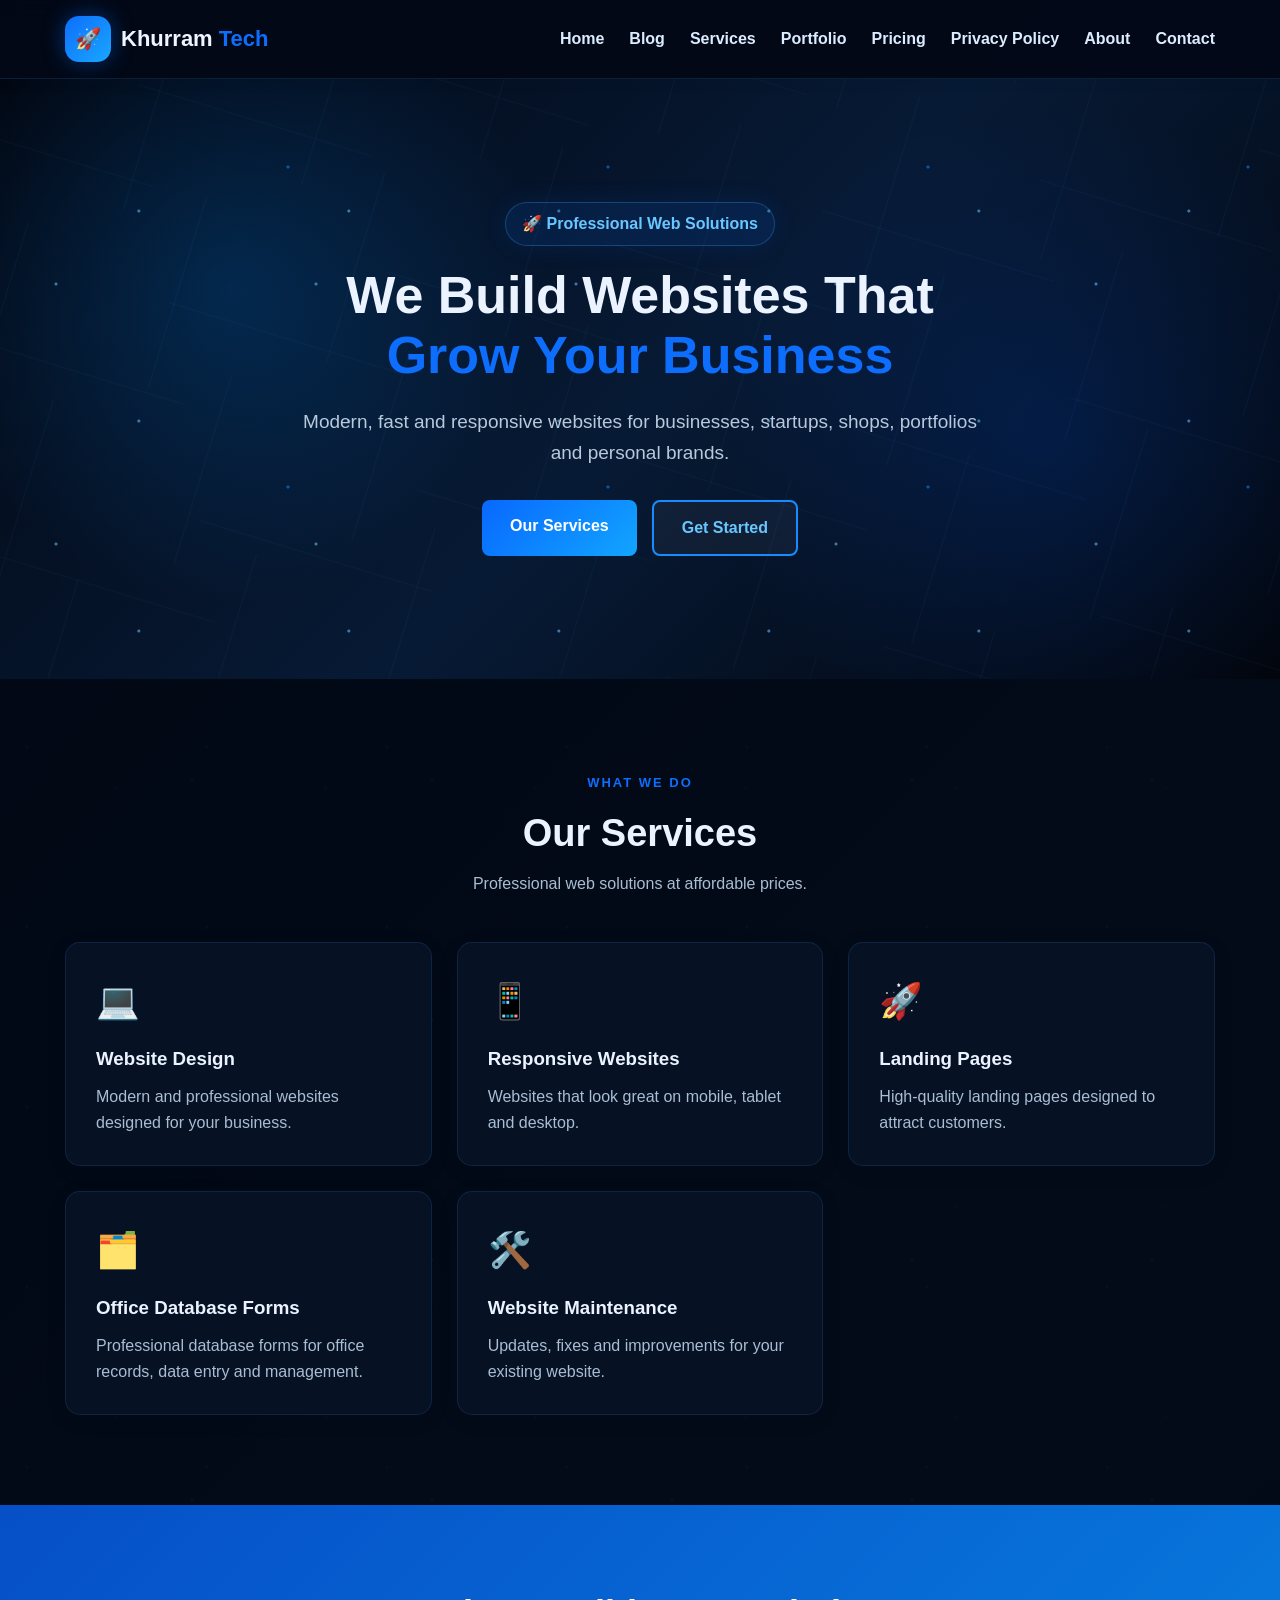
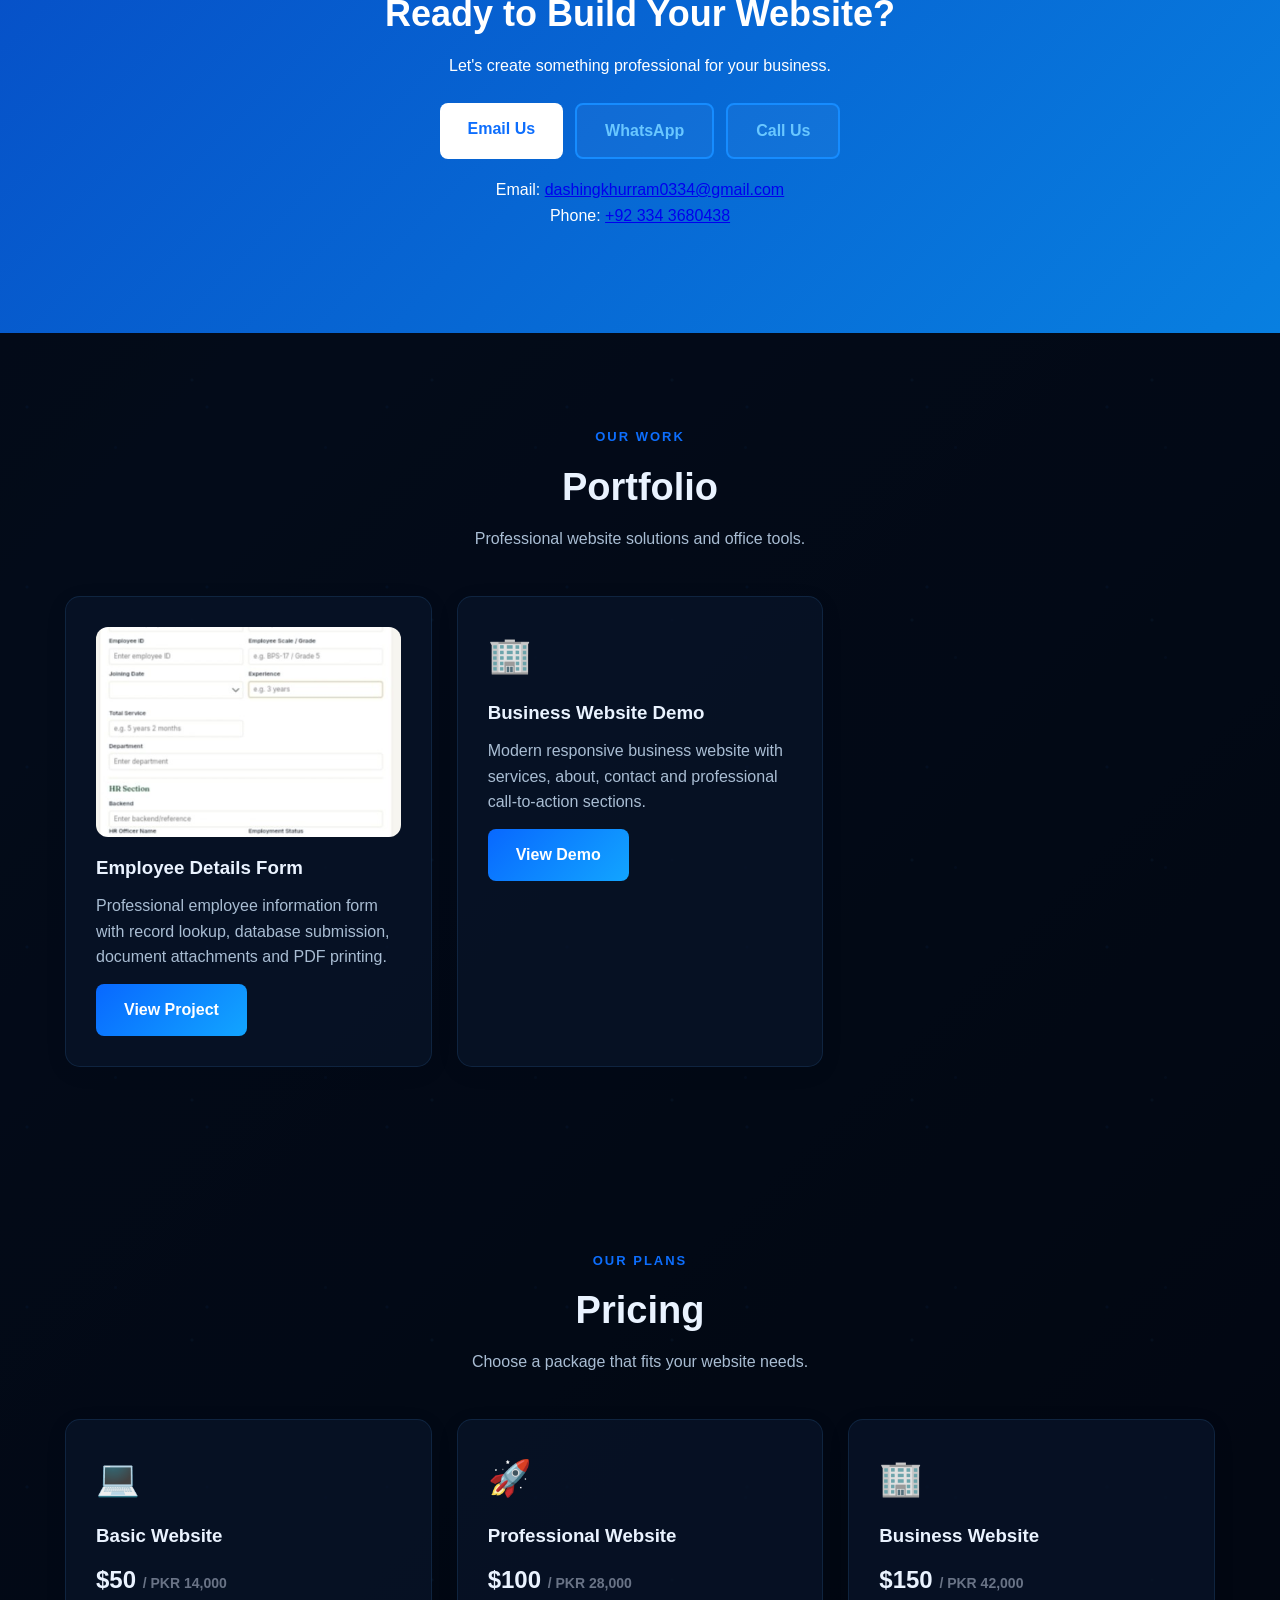
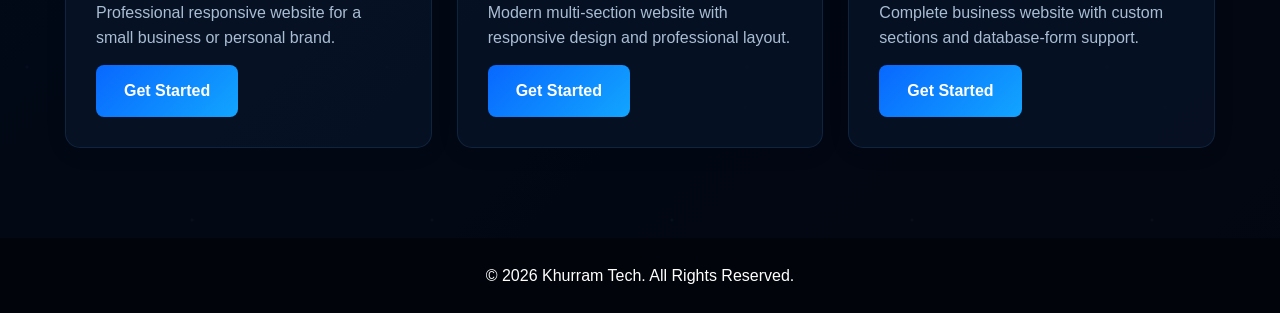
<file: index.html>
<!DOCTYPE html>
<html lang="en">
<head>
<meta charset="UTF-8">
<meta name="viewport" content="width=device-width, initial-scale=1.0">

<title>Khurram Tech | Website Design & Development</title>

<meta name="description" content="Khurram Tech provides modern, responsive and SEO-friendly website design and development services.">

<link rel="stylesheet" href="style.css">
<style>
.contact-buttons{display:flex;flex-wrap:wrap;gap:12px;justify-content:center;margin-top:20px}
@media(max-width:600px){.contact-buttons{flex-direction:column;align-items:center}.contact-buttons .btn{width:90%;text-align:center}}
.service-card small{font-size:14px;color:#697386;font-weight:600}.service-card .btn{margin-top:14px}</style>
<style>.portfolio-image{width:100%;height:210px;object-fit:cover;border-radius:12px;margin-bottom:16px;display:block}</style></head>

<body>

<header class="header">
    <div class="container nav-container">

        <a href="#home" class="brand">
            <span class="logo-icon" aria-hidden="true"><span>🚀</span></span>
            <span>Khurram <b>Tech</b></span>
        </a>

        <nav>
            <a href="#home">Home</a>
            <a href="blog.html">Blog</a>
            <a href="#services">Services</a>
            <a href="#portfolio">Portfolio</a>
            <a href="#pricing">Pricing</a>
            <a href="privacy-policy.html">Privacy Policy</a>
            <a href="about.html">About</a>
            <a href="contact.html">Contact</a>
        </nav>

    </div>
</header>

<section id="home" class="hero">
    <div class="container hero-content">

        <div class="hero-badge">🚀 Professional Web Solutions</div>

        <h1>We Build Websites That<br><span>Grow Your Business</span></h1>

        <p>
            Modern, fast and responsive websites for businesses,
            startups, shops, portfolios and personal brands.
        </p>

        <div class="hero-buttons">
            <a href="#services" class="btn primary-btn">Our Services</a>
            <a href="#contact" class="btn secondary-btn">Get Started</a>
        </div>

    </div>
</section>

<section id="services" class="section">

    <div class="container">

        <div class="section-heading">
            <span>WHAT WE DO</span>
            <h2>Our Services</h2>
            <p>Professional web solutions at affordable prices.</p>
        </div>

        <div class="services-grid">

            <div class="service-card">
                <div class="service-icon">💻</div>
                <h3>Website Design</h3>
                <p>Modern and professional websites designed for your business.</p>
            </div>

            <div class="service-card">
                <div class="service-icon">📱</div>
                <h3>Responsive Websites</h3>
                <p>Websites that look great on mobile, tablet and desktop.</p>
            </div>

            <div class="service-card">
                <div class="service-icon">🚀</div>
                <h3>Landing Pages</h3>
                <p>High-quality landing pages designed to attract customers.</p>
            </div>

            <div class="service-card">
                <div class="service-icon">🗂️</div>
                <h3>Office Database Forms</h3>
                <p>Professional database forms for office records, data entry and management.</p>
            </div>

            

            <div class="service-card">
                <div class="service-icon">🛠️</div>
                <h3>Website Maintenance</h3>
                <p>Updates, fixes and improvements for your existing website.</p>
            </div>

        </div>

    </div>

</section>

<section id="contact" class="contact-section">
    <div class="container">
        <h2>Ready to Build Your Website?</h2>
        <p>Let's create something professional for your business.</p>
        <div class="contact-buttons">
<a href="mailto:dashingkhurram0334@gmail.com" class="btn primary-btn">Email Us</a>
<a href="https://wa.me/923343680438" class="btn secondary-btn" target="_blank" rel="noopener">WhatsApp</a>
<a href="tel:+923343680438" class="btn secondary-btn">Call Us</a>
</div>
<p style="margin-top:18px;">
Email: <a href="mailto:dashingkhurram0334@gmail.com">dashingkhurram0334@gmail.com</a><br>
Phone: <a href="tel:+923343680438">+92 334 3680438</a>
</p>
    </div>
</section>


<section id="portfolio" class="section">
<div class="container">
<div class="section-heading">
<span>OUR WORK</span>
<h2>Portfolio</h2>
<p>Professional website solutions and office tools.</p>
</div>
<div class="services-grid">

<div class="service-card">
<img src="employee-form.jpg" alt="Employee Details Form" class="portfolio-image">
<h3>Employee Details Form</h3>
<p>Professional employee information form with record lookup, database submission, document attachments and PDF printing.</p>
<a href="https://khurramformcraft99.bonto.run/" class="btn primary-btn" target="_blank" rel="noopener">View Project</a>
</div>
<div class="service-card">
<div class="service-icon">🏢</div>
<h3>Business Website Demo</h3>
<p>Modern responsive business website with services, about, contact and professional call-to-action sections.</p>
<a href="business-demo.html" class="btn primary-btn">View Demo</a>
</div>
</div>
</div>
</section>

<section id="pricing" class="section">
<div class="container">
<div class="section-heading">
<span>OUR PLANS</span>
<h2>Pricing</h2>
<p>Choose a package that fits your website needs.</p>
</div>
<div class="services-grid">
<div class="service-card">
<div class="service-icon">💻</div>
<h3>Basic Website</h3>
<h2>$50 <small>/ PKR 14,000</small></h2>
<p>Professional responsive website for a small business or personal brand.</p>
<a href="contact.html"class="btn primary-btn">Get Started</a>
</div>
<div class="service-card">
<div class="service-icon">🚀</div>
<h3>Professional Website</h3>
<h2>$100 <small>/ PKR 28,000</small></h2>
<p>Modern multi-section website with responsive design and professional layout.</p>
<a href="contact.html" class="btn primary-btn">Get Started</a>
</div>
<div class="service-card">
<div class="service-icon">🏢</div>
<h3>Business Website</h3>
<h2>$150 <small>/ PKR 42,000</small></h2>
<p>Complete business website with custom sections and database-form support.</p>
<a href="contact.html" class="btn primary-btn">Get Started</a>
</div>
</div>
</div>
</section>

<footer>
    <div class="container">
        <p>© 2026 Khurram Tech. All Rights Reserved.</p>
    </div>
</footer>

</body>
</html>
</file>
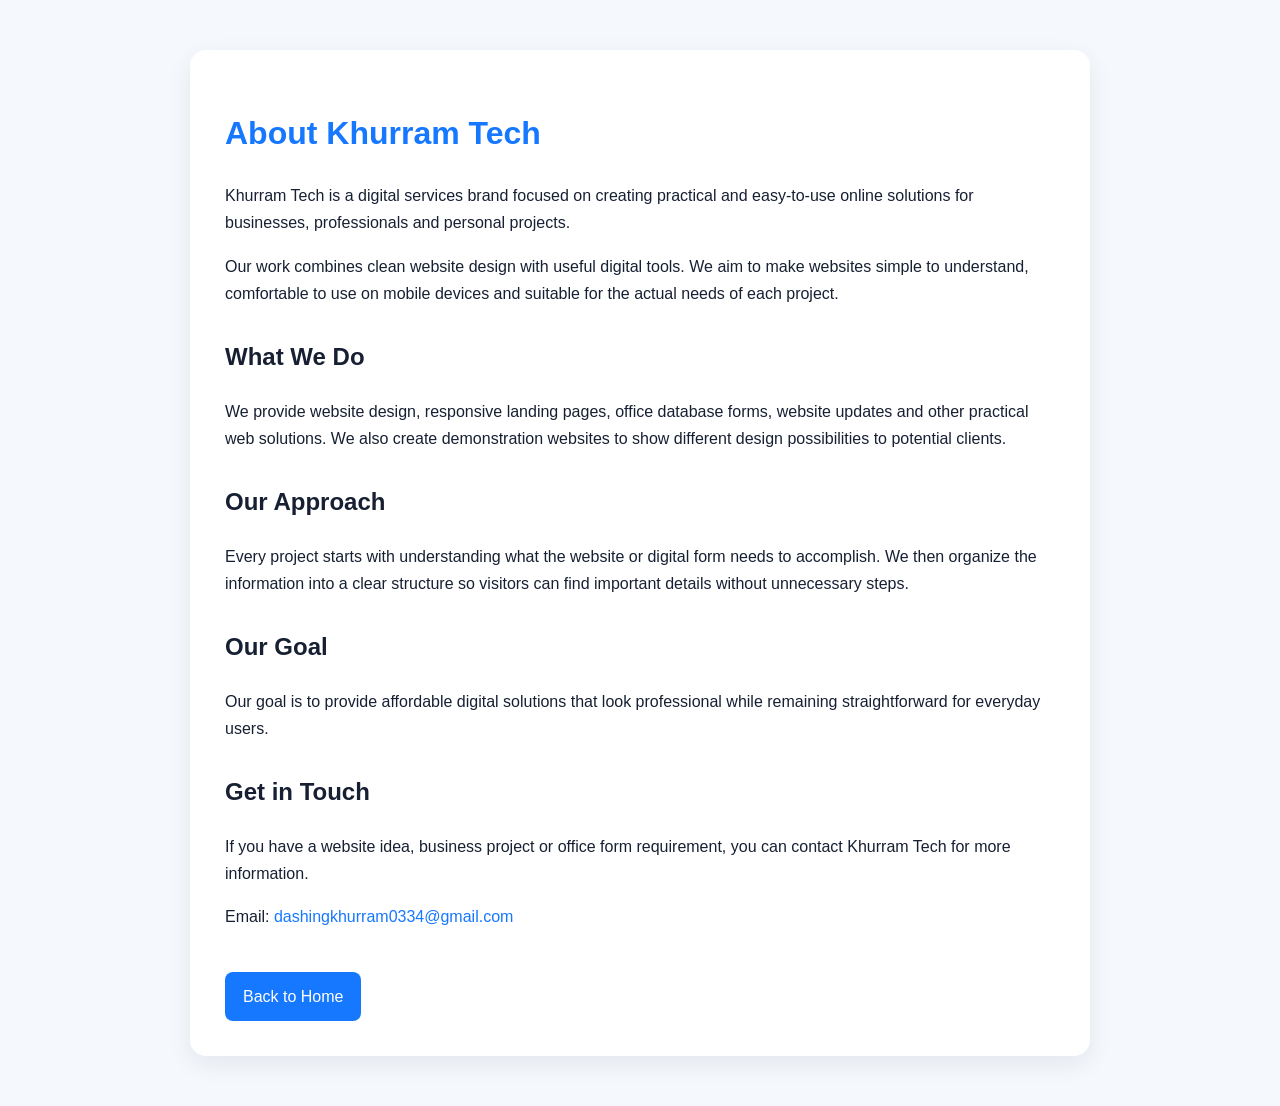
<file: about.html>
<!DOCTYPE html>
<html lang="en">
<head>
<meta charset="UTF-8">
<meta name="viewport" content="width=device-width, initial-scale=1.0">

<title>About Khurram Tech</title>

<meta name="description" content="Learn about Khurram Tech, a digital services brand providing practical website and office database solutions.">

<style>
body{
    font-family:Arial,sans-serif;
    margin:0;
    background:#f5f8fc;
    color:#172033;
    line-height:1.7;
}
.container{
    max-width:900px;
    width:92%;
    margin:50px auto;
}
.box{
    background:#fff;
    padding:35px;
    border-radius:16px;
    box-shadow:0 8px 25px rgba(20,40,80,.08);
}
h1{color:#1677ff;}
h2{margin-top:30px;}
a{color:#1677ff;text-decoration:none;}
.back{
    display:inline-block;
    margin-top:25px;
    padding:11px 18px;
    background:#1677ff;
    color:#fff;
    border-radius:8px;
}
</style>
</head>

<body>

<div class="container">
<div class="box">

<h1>About Khurram Tech</h1>

<p>
Khurram Tech is a digital services brand focused on creating practical and easy-to-use online solutions for businesses, professionals and personal projects.
</p>

<p>
Our work combines clean website design with useful digital tools. We aim to make websites simple to understand, comfortable to use on mobile devices and suitable for the actual needs of each project.
</p>

<h2>What We Do</h2>

<p>
We provide website design, responsive landing pages, office database forms, website updates and other practical web solutions. We also create demonstration websites to show different design possibilities to potential clients.
</p>

<h2>Our Approach</h2>

<p>
Every project starts with understanding what the website or digital form needs to accomplish. We then organize the information into a clear structure so visitors can find important details without unnecessary steps.
</p>

<h2>Our Goal</h2>

<p>
Our goal is to provide affordable digital solutions that look professional while remaining straightforward for everyday users.
</p>

<h2>Get in Touch</h2>

<p>
If you have a website idea, business project or office form requirement, you can contact Khurram Tech for more information.
</p>

<p>
Email:
<a href="mailto:dashingkhurram0334@gmail.com">
dashingkhurram0334@gmail.com
</a>
</p>

<a class="back" href="index.html">Back to Home</a>

</div>
</div>

</body>
</html>
</file>
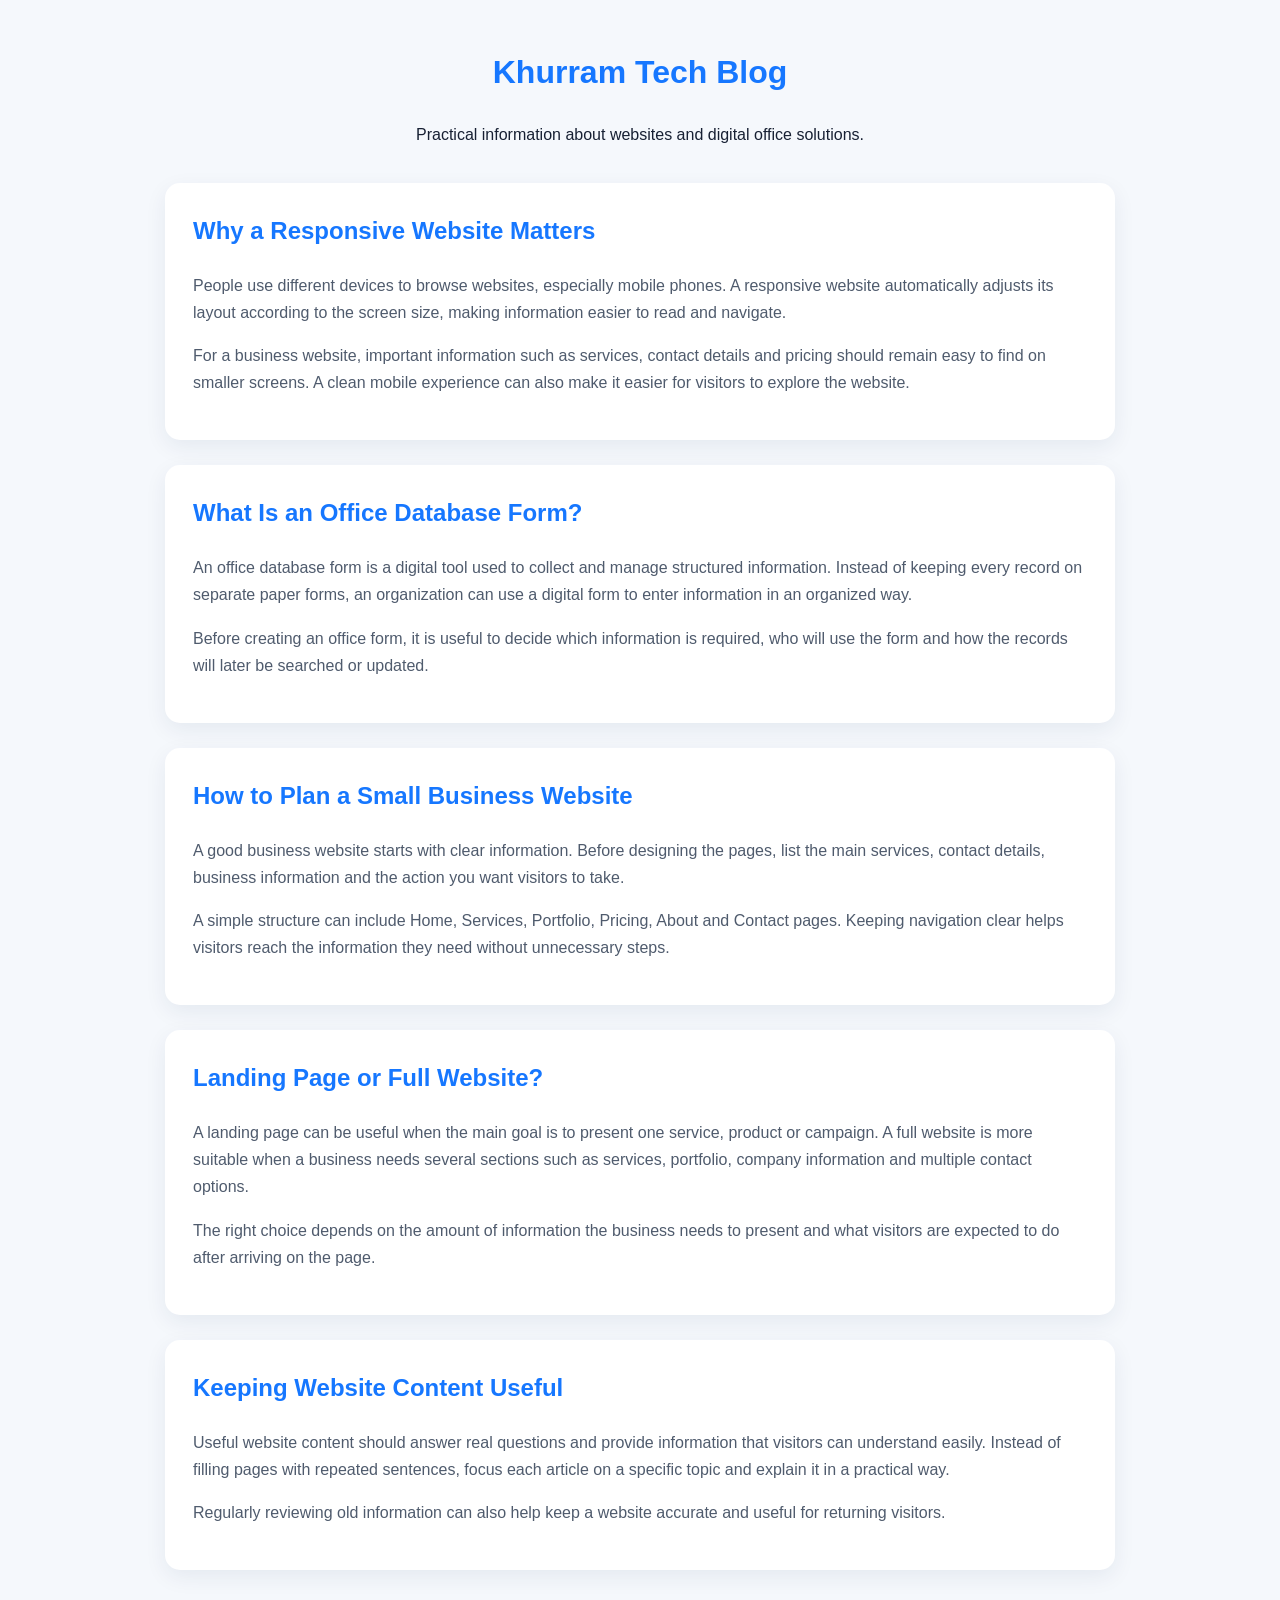
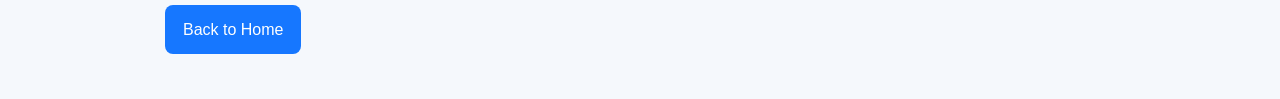
<file: blog.html>
<!DOCTYPE html>
<html lang="en">
<head>
<meta charset="UTF-8">
<meta name="viewport" content="width=device-width, initial-scale=1.0">

<title>Blog | Khurram Tech</title>

<meta name="description" content="Practical guides about websites, landing pages, office database forms and digital solutions.">

<style>
body{
    font-family:Arial,sans-serif;
    margin:0;
    background:#f5f8fc;
    color:#172033;
    line-height:1.7;
}
.container{
    max-width:950px;
    width:92%;
    margin:45px auto;
}
.header{
    text-align:center;
    margin-bottom:35px;
}
.header h1{
    color:#1677ff;
}
.article{
    background:#fff;
    padding:28px;
    margin-bottom:25px;
    border-radius:15px;
    box-shadow:0 7px 22px rgba(20,40,80,.07);
}
.article h2{
    color:#1677ff;
    margin-top:0;
}
.article p{
    color:#4f5b6d;
}
.back{
    display:inline-block;
    margin-top:10px;
    padding:11px 18px;
    background:#1677ff;
    color:#fff;
    border-radius:8px;
    text-decoration:none;
}
</style>
</head>

<body>

<div class="container">

<div class="header">
<h1>Khurram Tech Blog</h1>
<p>Practical information about websites and digital office solutions.</p>
</div>

<article class="article">
<h2>Why a Responsive Website Matters</h2>

<p>
People use different devices to browse websites, especially mobile phones. A responsive website automatically adjusts its layout according to the screen size, making information easier to read and navigate.
</p>

<p>
For a business website, important information such as services, contact details and pricing should remain easy to find on smaller screens. A clean mobile experience can also make it easier for visitors to explore the website.
</p>
</article>

<article class="article">
<h2>What Is an Office Database Form?</h2>

<p>
An office database form is a digital tool used to collect and manage structured information. Instead of keeping every record on separate paper forms, an organization can use a digital form to enter information in an organized way.
</p>

<p>
Before creating an office form, it is useful to decide which information is required, who will use the form and how the records will later be searched or updated.
</p>
</article>

<article class="article">
<h2>How to Plan a Small Business Website</h2>

<p>
A good business website starts with clear information. Before designing the pages, list the main services, contact details, business information and the action you want visitors to take.
</p>

<p>
A simple structure can include Home, Services, Portfolio, Pricing, About and Contact pages. Keeping navigation clear helps visitors reach the information they need without unnecessary steps.
</p>
</article>

<article class="article">
<h2>Landing Page or Full Website?</h2>

<p>
A landing page can be useful when the main goal is to present one service, product or campaign. A full website is more suitable when a business needs several sections such as services, portfolio, company information and multiple contact options.
</p>

<p>
The right choice depends on the amount of information the business needs to present and what visitors are expected to do after arriving on the page.
</p>
</article>

<article class="article">
<h2>Keeping Website Content Useful</h2>

<p>
Useful website content should answer real questions and provide information that visitors can understand easily. Instead of filling pages with repeated sentences, focus each article on a specific topic and explain it in a practical way.
</p>

<p>
Regularly reviewing old information can also help keep a website accurate and useful for returning visitors.
</p>
</article>

<a class="back" href="index.html">Back to Home</a>

</div>

</body>
</html>
</file>
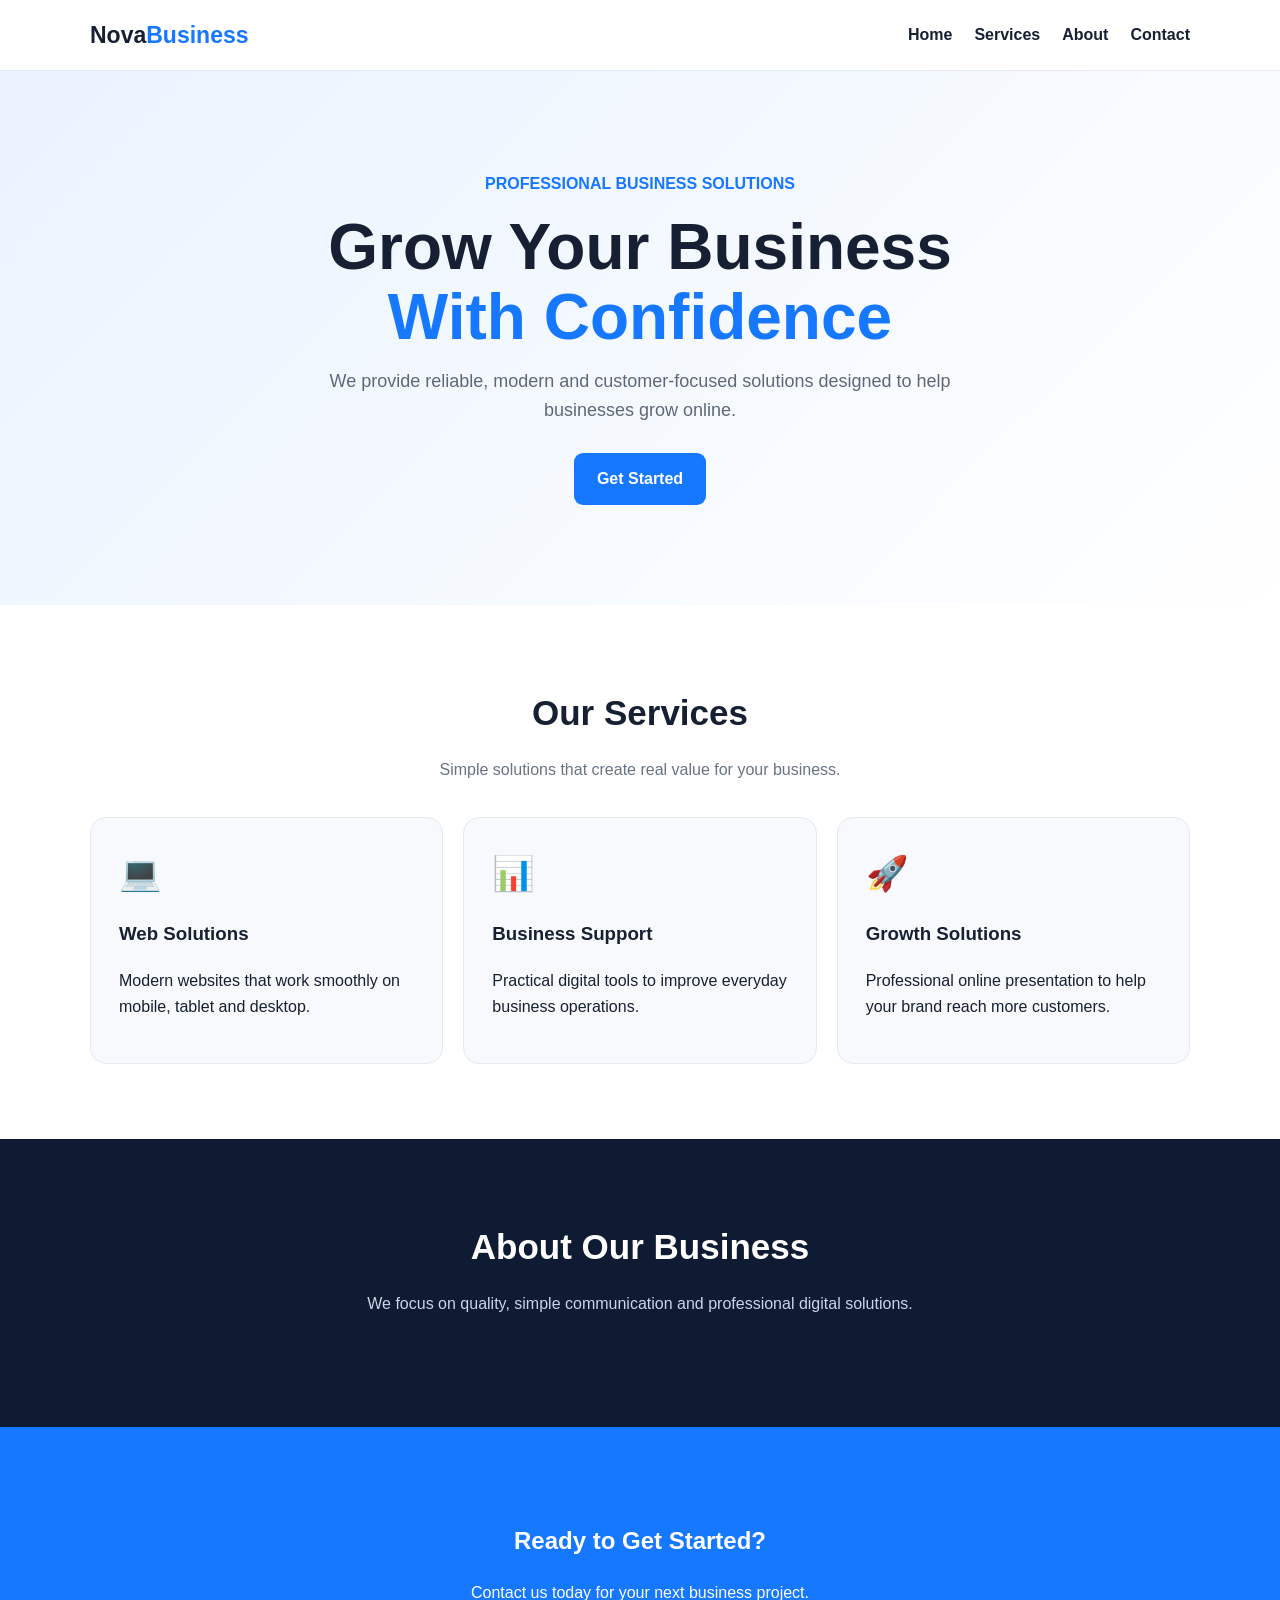
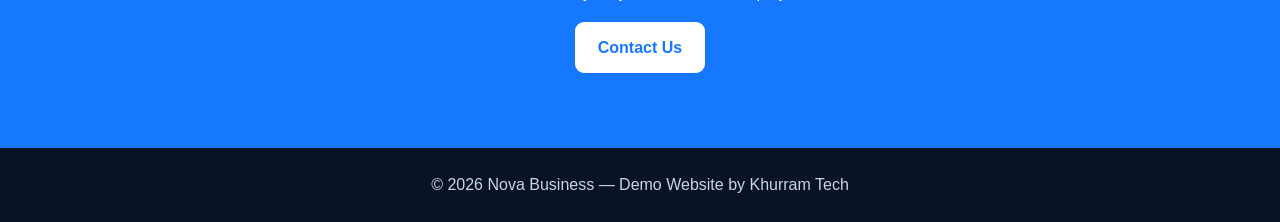
<file: business-demo.html>
<!doctype html>
<html lang="en">
<head>
<meta charset="utf-8">
<meta name="viewport" content="width=device-width,initial-scale=1">
<title>Nova Business | Demo Website</title>
<meta name="description" content="Demo business website created by Khurram Tech.">
<style>
*{box-sizing:border-box}html{scroll-behavior:smooth}body{margin:0;font-family:Arial,sans-serif;color:#172033;background:#fff;line-height:1.6}
.container{width:92%;max-width:1100px;margin:auto}.nav{min-height:70px;display:flex;align-items:center;justify-content:space-between}.header{position:sticky;top:0;background:#fff;border-bottom:1px solid #e7ebf2;z-index:5}
.logo{font-size:23px;font-weight:800}.logo span{color:#1677ff}nav{display:flex;gap:22px}nav a{color:#172033;font-weight:600;text-decoration:none}
.hero{padding:100px 0;text-align:center;background:linear-gradient(135deg,#eaf3ff,#fff)}.tag{color:#1677ff;font-weight:700}
h1{font-size:clamp(38px,6vw,64px);line-height:1.1;margin:15px 0}h1 span{color:#1677ff}.hero p{max-width:700px;margin:0 auto 28px;color:#5e6878;font-size:18px}
.btn{display:inline-block;padding:13px 23px;border-radius:9px;background:#1677ff;color:#fff;text-decoration:none;font-weight:700}
.section{padding:75px 0}.heading{text-align:center;margin-bottom:35px}.heading h2{font-size:35px;margin:5px}.heading p{color:#697386}
.grid{display:grid;grid-template-columns:repeat(3,1fr);gap:20px}.card{padding:28px;background:#f7f9fc;border:1px solid #e5eaf1;border-radius:16px}.icon{font-size:34px}
.about{background:#0e1b33;color:#fff}.about p{color:#cbd5e5}.cta{text-align:center;background:#1677ff;color:#fff}.cta .btn{background:#fff;color:#1677ff}
footer{padding:24px;text-align:center;background:#091328;color:#cbd5e5}
@media(max-width:700px){.nav{flex-direction:column;padding:14px 0}nav{gap:12px;flex-wrap:wrap;justify-content:center}.grid{grid-template-columns:1fr}.hero{padding:70px 0}}
</style>
</head>
<body>
<header class="header"><div class="container nav">
<div class="logo">Nova<span>Business</span></div>
<nav><a href="#home">Home</a><a href="#services">Services</a><a href="#about">About</a><a href="#contact">Contact</a></nav>
</div></header>

<section id="home" class="hero"><div class="container">
<div class="tag">PROFESSIONAL BUSINESS SOLUTIONS</div>
<h1>Grow Your Business<br><span>With Confidence</span></h1>
<p>We provide reliable, modern and customer-focused solutions designed to help businesses grow online.</p>
<a href="#contact" class="btn">Get Started</a>
</div></section>

<section id="services" class="section"><div class="container">
<div class="heading"><h2>Our Services</h2><p>Simple solutions that create real value for your business.</p></div>
<div class="grid">
<div class="card"><div class="icon">💻</div><h3>Web Solutions</h3><p>Modern websites that work smoothly on mobile, tablet and desktop.</p></div>
<div class="card"><div class="icon">📊</div><h3>Business Support</h3><p>Practical digital tools to improve everyday business operations.</p></div>
<div class="card"><div class="icon">🚀</div><h3>Growth Solutions</h3><p>Professional online presentation to help your brand reach more customers.</p></div>
</div></div></section>

<section id="about" class="section about"><div class="container">
<div class="heading"><h2>About Our Business</h2><p>We focus on quality, simple communication and professional digital solutions.</p></div>
</div></section>

<section id="contact" class="section cta"><div class="container">
<h2>Ready to Get Started?</h2><p>Contact us today for your next business project.</p>
<a class="btn" href="mailto:dashingkhurram0334@gmail.com">Contact Us</a>
</div></section>

<footer>© 2026 Nova Business — Demo Website by Khurram Tech</footer>
</body>
</html>
</file>
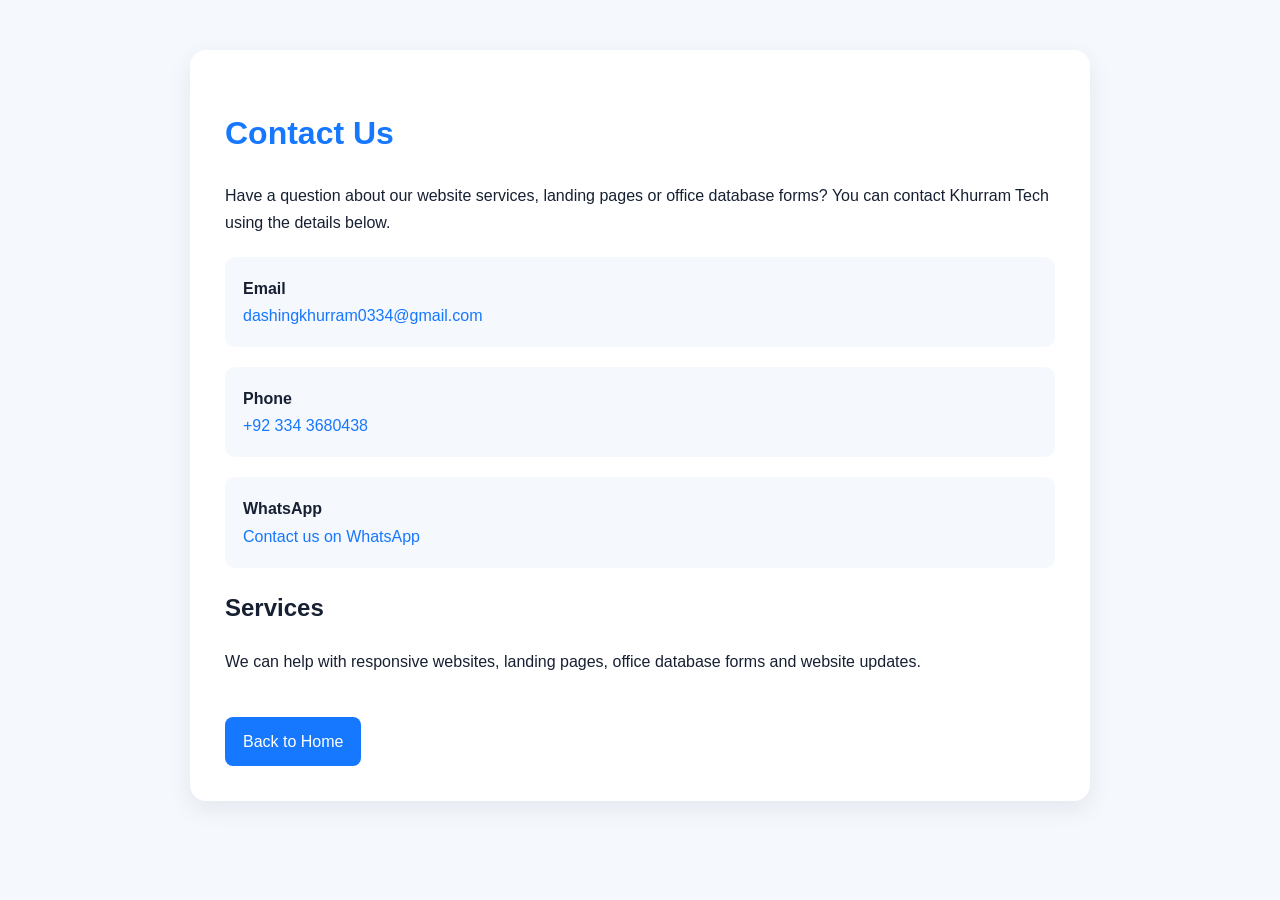
<file: contact.html>
<!DOCTYPE html>
<html lang="en">
<head>
<meta charset="UTF-8">
<meta name="viewport" content="width=device-width, initial-scale=1.0">

<title>Contact Us | Khurram Tech</title>

<meta name="description" content="Contact Khurram Tech for website design, landing pages and office database form solutions.">

<style>
body{
    font-family:Arial,sans-serif;
    margin:0;
    background:#f5f8fc;
    color:#172033;
    line-height:1.7;
}
.container{
    max-width:900px;
    width:92%;
    margin:50px auto;
}
.box{
    background:#fff;
    padding:35px;
    border-radius:16px;
    box-shadow:0 8px 25px rgba(20,40,80,.08);
}
h1{color:#1677ff;}
.contact-item{
    margin:20px 0;
    padding:18px;
    background:#f5f8fc;
    border-radius:10px;
}
a{
    color:#1677ff;
    text-decoration:none;
}
.back{
    display:inline-block;
    margin-top:25px;
    padding:11px 18px;
    background:#1677ff;
    color:#fff;
    border-radius:8px;
}
</style>
</head>

<body>

<div class="container">
<div class="box">

<h1>Contact Us</h1>

<p>
Have a question about our website services, landing pages or office database forms? You can contact Khurram Tech using the details below.
</p>

<div class="contact-item">
<strong>Email</strong><br>
<a href="mailto:dashingkhurram0334@gmail.com">
dashingkhurram0334@gmail.com
</a>
</div>

<div class="contact-item">
<strong>Phone</strong><br>
<a href="tel:+923343680438">
+92 334 3680438
</a>
</div>

<div class="contact-item">
<strong>WhatsApp</strong><br>
<a href="https://wa.me/923343680438">
Contact us on WhatsApp
</a>
</div>

<h2>Services</h2>

<p>
We can help with responsive websites, landing pages, office database forms and website updates.
</p>

<a class="back" href="index.html">Back to Home</a>

</div>
</div>

</body>
</html>
</file>
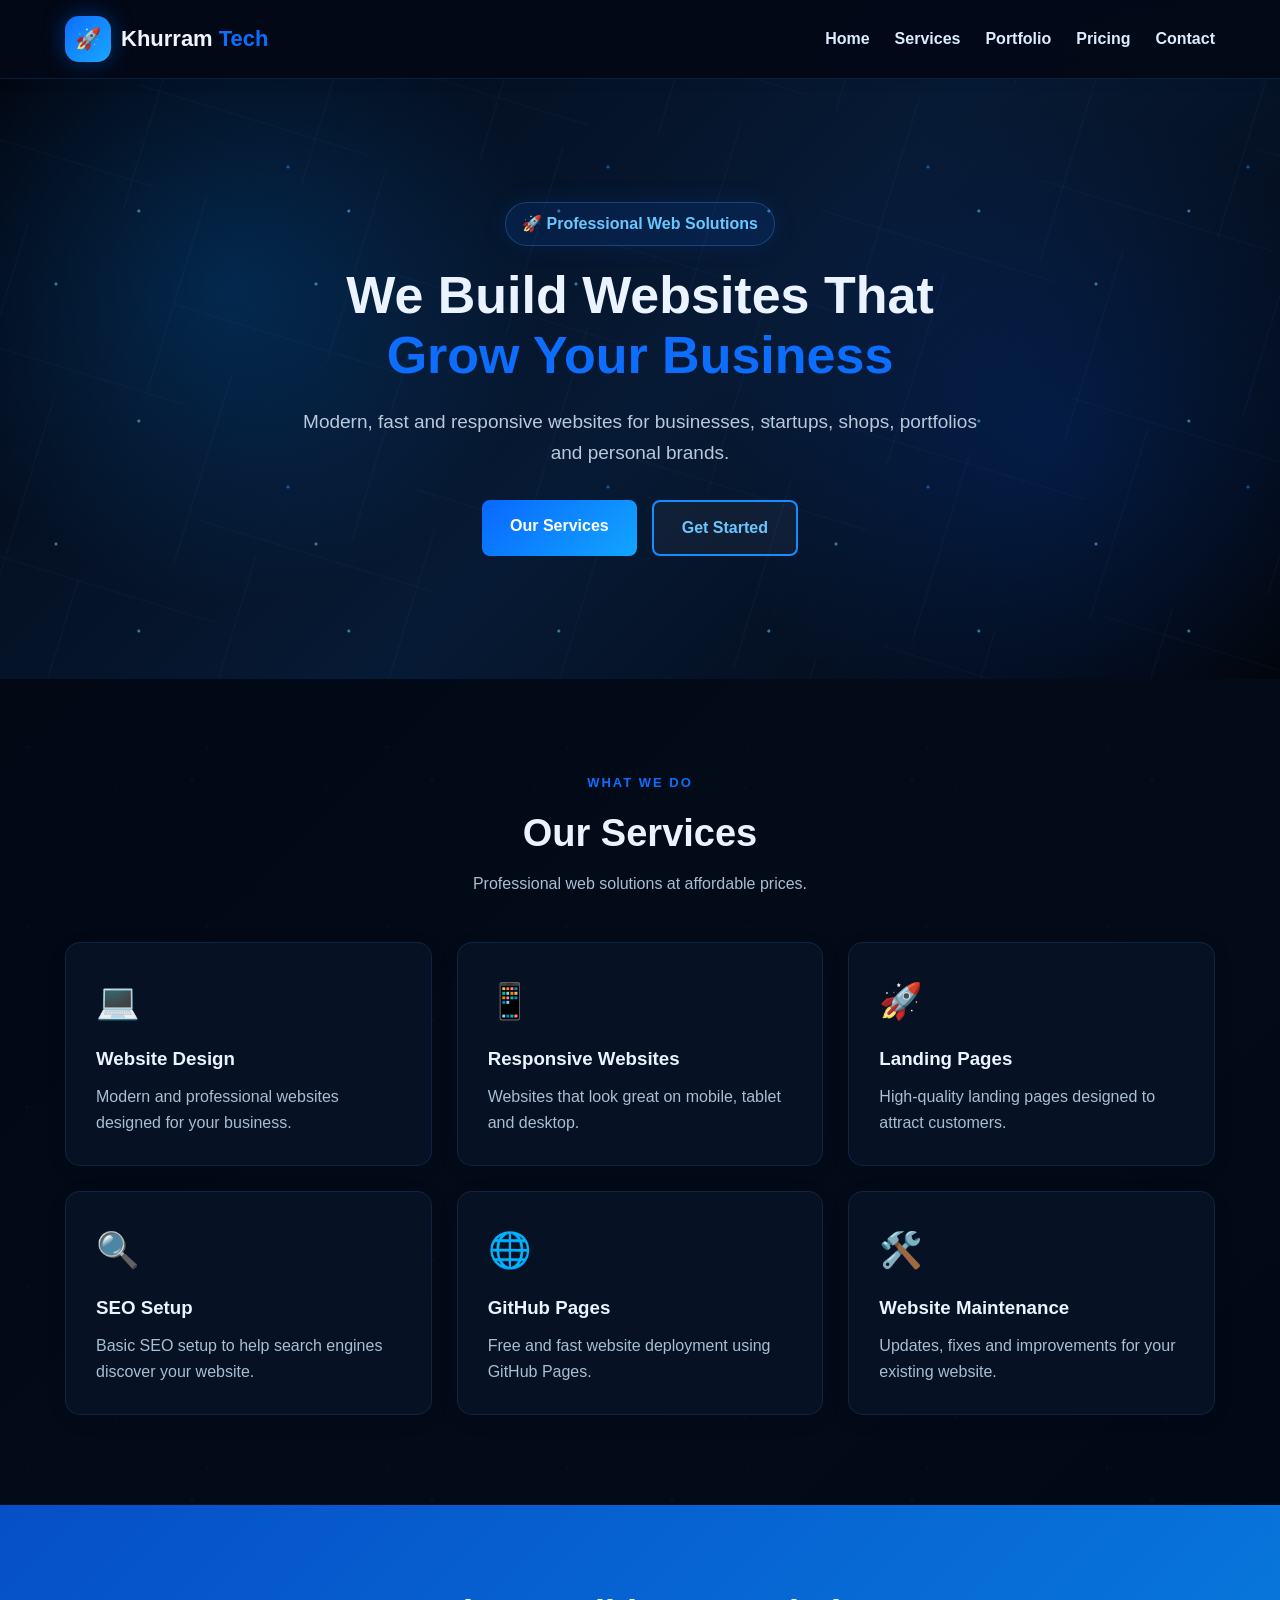
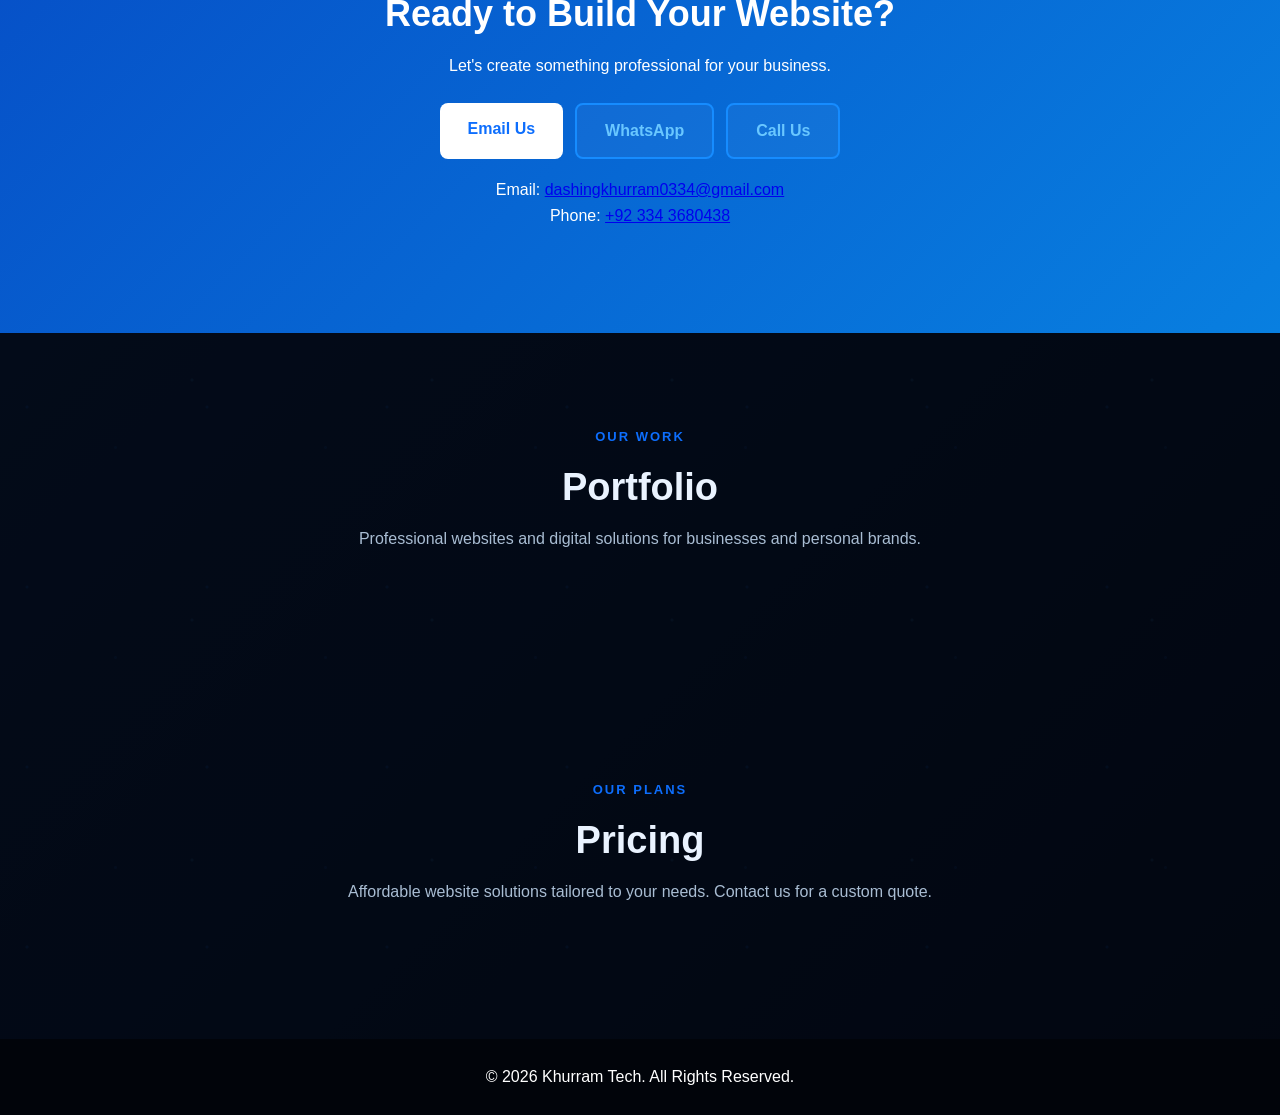
<file: index-2.html>
<!DOCTYPE html>
<html lang="en">
<head>
<meta charset="UTF-8">
<meta name="viewport" content="width=device-width, initial-scale=1.0">

<title>Khurram Tech | Website Design & Development</title>

<meta name="description" content="Khurram Tech provides modern, responsive and SEO-friendly website design and development services.">

<link rel="stylesheet" href="style.css">
<style>
.contact-buttons{display:flex;flex-wrap:wrap;gap:12px;justify-content:center;margin-top:20px}
@media(max-width:600px){.contact-buttons{flex-direction:column;align-items:center}.contact-buttons .btn{width:90%;text-align:center}}
</style>
</head>

<body>

<header class="header">
    <div class="container nav-container">

        <a href="#home" class="brand">
            <span class="logo-icon" aria-hidden="true"><span>🚀</span></span>
            <span>Khurram <b>Tech</b></span>
        </a>

        <nav>
            <a href="#home">Home</a>
            <a href="#services">Services</a>
            <a href="#portfolio">Portfolio</a>
            <a href="#pricing">Pricing</a>
            <a href="#contact">Contact</a>
        </nav>

    </div>
</header>

<section id="home" class="hero">
    <div class="container hero-content">

        <div class="hero-badge">🚀 Professional Web Solutions</div>

        <h1>We Build Websites That<br><span>Grow Your Business</span></h1>

        <p>
            Modern, fast and responsive websites for businesses,
            startups, shops, portfolios and personal brands.
        </p>

        <div class="hero-buttons">
            <a href="#services" class="btn primary-btn">Our Services</a>
            <a href="#contact" class="btn secondary-btn">Get Started</a>
        </div>

    </div>
</section>

<section id="services" class="section">

    <div class="container">

        <div class="section-heading">
            <span>WHAT WE DO</span>
            <h2>Our Services</h2>
            <p>Professional web solutions at affordable prices.</p>
        </div>

        <div class="services-grid">

            <div class="service-card">
                <div class="service-icon">💻</div>
                <h3>Website Design</h3>
                <p>Modern and professional websites designed for your business.</p>
            </div>

            <div class="service-card">
                <div class="service-icon">📱</div>
                <h3>Responsive Websites</h3>
                <p>Websites that look great on mobile, tablet and desktop.</p>
            </div>

            <div class="service-card">
                <div class="service-icon">🚀</div>
                <h3>Landing Pages</h3>
                <p>High-quality landing pages designed to attract customers.</p>
            </div>

            <div class="service-card">
                <div class="service-icon">🔍</div>
                <h3>SEO Setup</h3>
                <p>Basic SEO setup to help search engines discover your website.</p>
            </div>

            <div class="service-card">
                <div class="service-icon">🌐</div>
                <h3>GitHub Pages</h3>
                <p>Free and fast website deployment using GitHub Pages.</p>
            </div>

            <div class="service-card">
                <div class="service-icon">🛠️</div>
                <h3>Website Maintenance</h3>
                <p>Updates, fixes and improvements for your existing website.</p>
            </div>

        </div>

    </div>

</section>

<section id="contact" class="contact-section">
    <div class="container">
        <h2>Ready to Build Your Website?</h2>
        <p>Let's create something professional for your business.</p>
        <div class="contact-buttons">
<a href="mailto:dashingkhurram0334@gmail.com" class="btn primary-btn">Email Us</a>
<a href="https://wa.me/923343680438" class="btn secondary-btn" target="_blank" rel="noopener">WhatsApp</a>
<a href="tel:+923343680438" class="btn secondary-btn">Call Us</a>
</div>
<p style="margin-top:18px;">
Email: <a href="mailto:dashingkhurram0334@gmail.com">dashingkhurram0334@gmail.com</a><br>
Phone: <a href="tel:+923343680438">+92 334 3680438</a>
</p>
    </div>
</section>


<section id="portfolio" class="section">
<div class="container">
<div class="section-heading">
<span>OUR WORK</span>
<h2>Portfolio</h2>
<p>Professional websites and digital solutions for businesses and personal brands.</p>
</div>
</div>
</section>

<section id="pricing" class="section">
<div class="container">
<div class="section-heading">
<span>OUR PLANS</span>
<h2>Pricing</h2>
<p>Affordable website solutions tailored to your needs. Contact us for a custom quote.</p>
</div>
</div>
</section>

<footer>
    <div class="container">
        <p>© 2026 Khurram Tech. All Rights Reserved.</p>
    </div>
</footer>

</body>
</html>
</file>
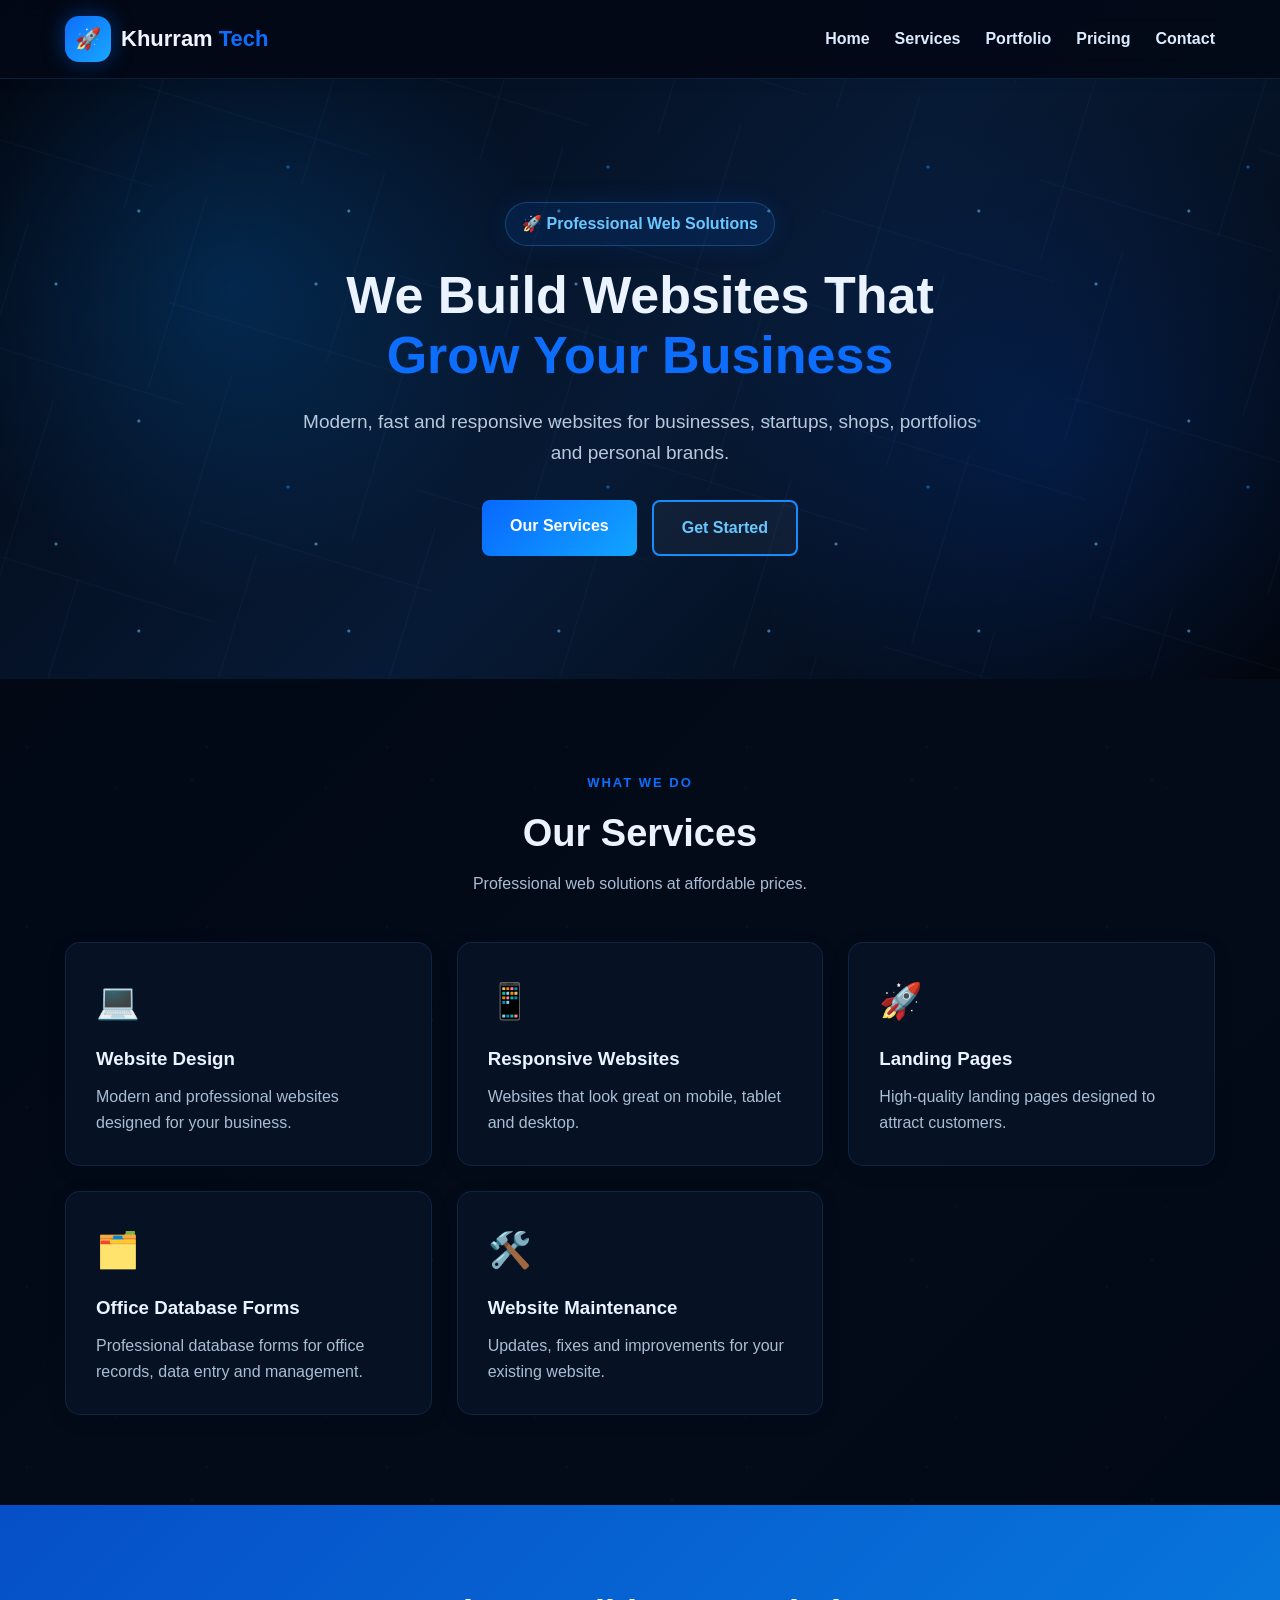
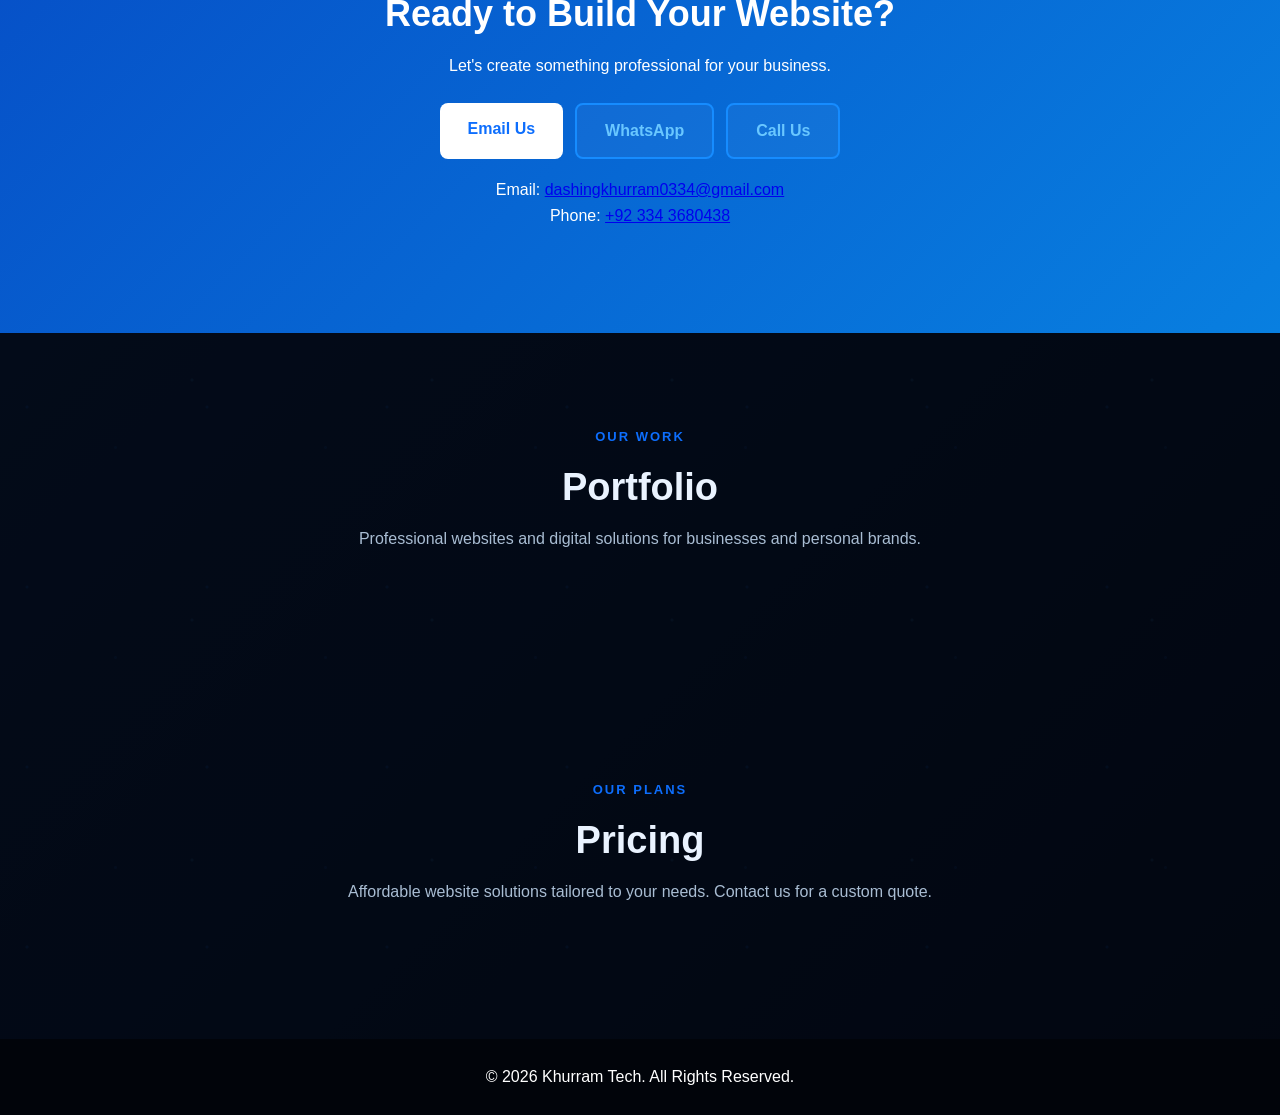
<file: index_final.html>
<!DOCTYPE html>
<html lang="en">
<head>
<meta charset="UTF-8">
<meta name="viewport" content="width=device-width, initial-scale=1.0">

<title>Khurram Tech | Website Design & Development</title>

<meta name="description" content="Khurram Tech provides modern, responsive and SEO-friendly website design and development services.">

<link rel="stylesheet" href="style.css">
<style>
.contact-buttons{display:flex;flex-wrap:wrap;gap:12px;justify-content:center;margin-top:20px}
@media(max-width:600px){.contact-buttons{flex-direction:column;align-items:center}.contact-buttons .btn{width:90%;text-align:center}}
</style>
</head>

<body>

<header class="header">
    <div class="container nav-container">

        <a href="#home" class="brand">
            <span class="logo-icon" aria-hidden="true"><span>🚀</span></span>
            <span>Khurram <b>Tech</b></span>
        </a>

        <nav>
            <a href="#home">Home</a>
            <a href="#services">Services</a>
            <a href="#portfolio">Portfolio</a>
            <a href="#pricing">Pricing</a>
            <a href="#contact">Contact</a>
        </nav>

    </div>
</header>

<section id="home" class="hero">
    <div class="container hero-content">

        <div class="hero-badge">🚀 Professional Web Solutions</div>

        <h1>We Build Websites That<br><span>Grow Your Business</span></h1>

        <p>
            Modern, fast and responsive websites for businesses,
            startups, shops, portfolios and personal brands.
        </p>

        <div class="hero-buttons">
            <a href="#services" class="btn primary-btn">Our Services</a>
            <a href="#contact" class="btn secondary-btn">Get Started</a>
        </div>

    </div>
</section>

<section id="services" class="section">

    <div class="container">

        <div class="section-heading">
            <span>WHAT WE DO</span>
            <h2>Our Services</h2>
            <p>Professional web solutions at affordable prices.</p>
        </div>

        <div class="services-grid">

            <div class="service-card">
                <div class="service-icon">💻</div>
                <h3>Website Design</h3>
                <p>Modern and professional websites designed for your business.</p>
            </div>

            <div class="service-card">
                <div class="service-icon">📱</div>
                <h3>Responsive Websites</h3>
                <p>Websites that look great on mobile, tablet and desktop.</p>
            </div>

            <div class="service-card">
                <div class="service-icon">🚀</div>
                <h3>Landing Pages</h3>
                <p>High-quality landing pages designed to attract customers.</p>
            </div>

            <div class="service-card">
                <div class="service-icon">🗂️</div>
                <h3>Office Database Forms</h3>
                <p>Professional database forms for office records, data entry and management.</p>
            </div>

            

            <div class="service-card">
                <div class="service-icon">🛠️</div>
                <h3>Website Maintenance</h3>
                <p>Updates, fixes and improvements for your existing website.</p>
            </div>

        </div>

    </div>

</section>

<section id="contact" class="contact-section">
    <div class="container">
        <h2>Ready to Build Your Website?</h2>
        <p>Let's create something professional for your business.</p>
        <div class="contact-buttons">
<a href="mailto:dashingkhurram0334@gmail.com" class="btn primary-btn">Email Us</a>
<a href="https://wa.me/923343680438" class="btn secondary-btn" target="_blank" rel="noopener">WhatsApp</a>
<a href="tel:+923343680438" class="btn secondary-btn">Call Us</a>
</div>
<p style="margin-top:18px;">
Email: <a href="mailto:dashingkhurram0334@gmail.com">dashingkhurram0334@gmail.com</a><br>
Phone: <a href="tel:+923343680438">+92 334 3680438</a>
</p>
    </div>
</section>


<section id="portfolio" class="section">
<div class="container">
<div class="section-heading">
<span>OUR WORK</span>
<h2>Portfolio</h2>
<p>Professional websites and digital solutions for businesses and personal brands.</p>
</div>
</div>
</section>

<section id="pricing" class="section">
<div class="container">
<div class="section-heading">
<span>OUR PLANS</span>
<h2>Pricing</h2>
<p>Affordable website solutions tailored to your needs. Contact us for a custom quote.</p>
</div>
</div>
</section>

<footer>
    <div class="container">
        <p>© 2026 Khurram Tech. All Rights Reserved.</p>
    </div>
</footer>

</body>
</html>
</file>
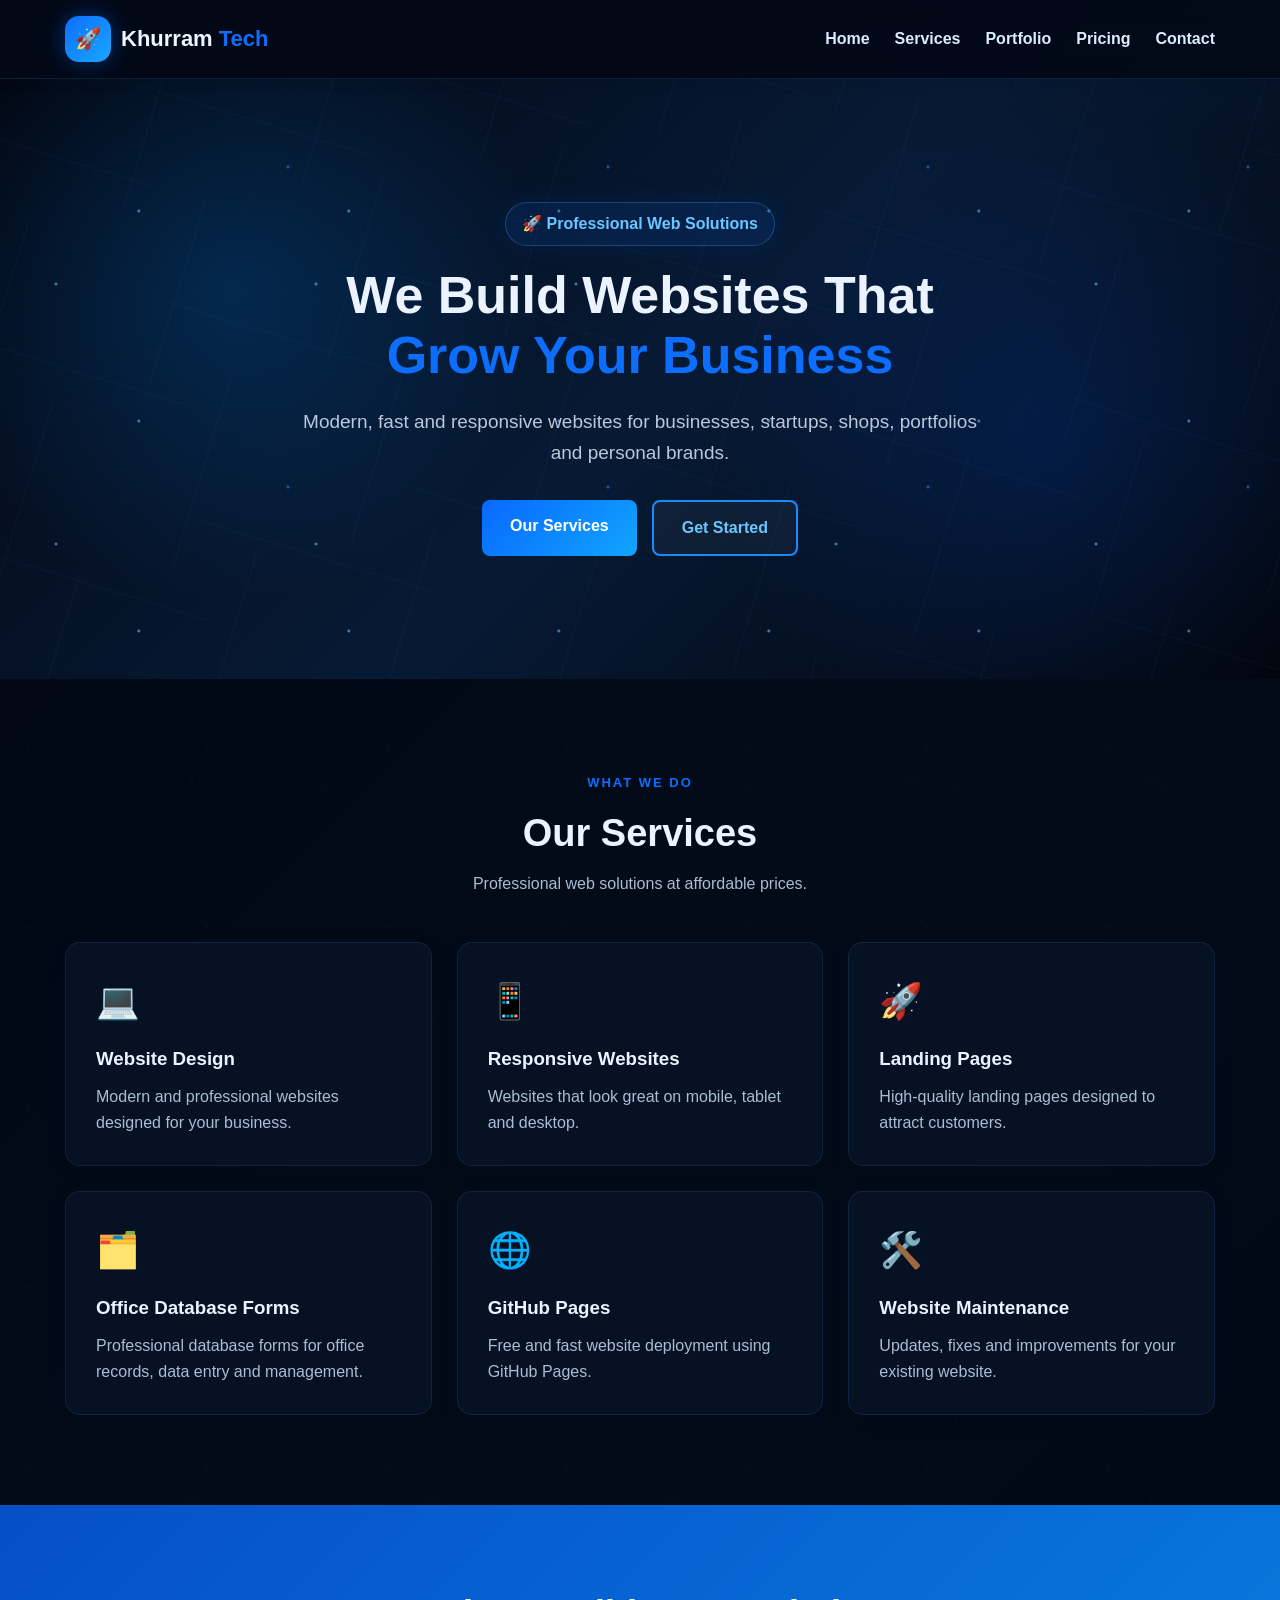
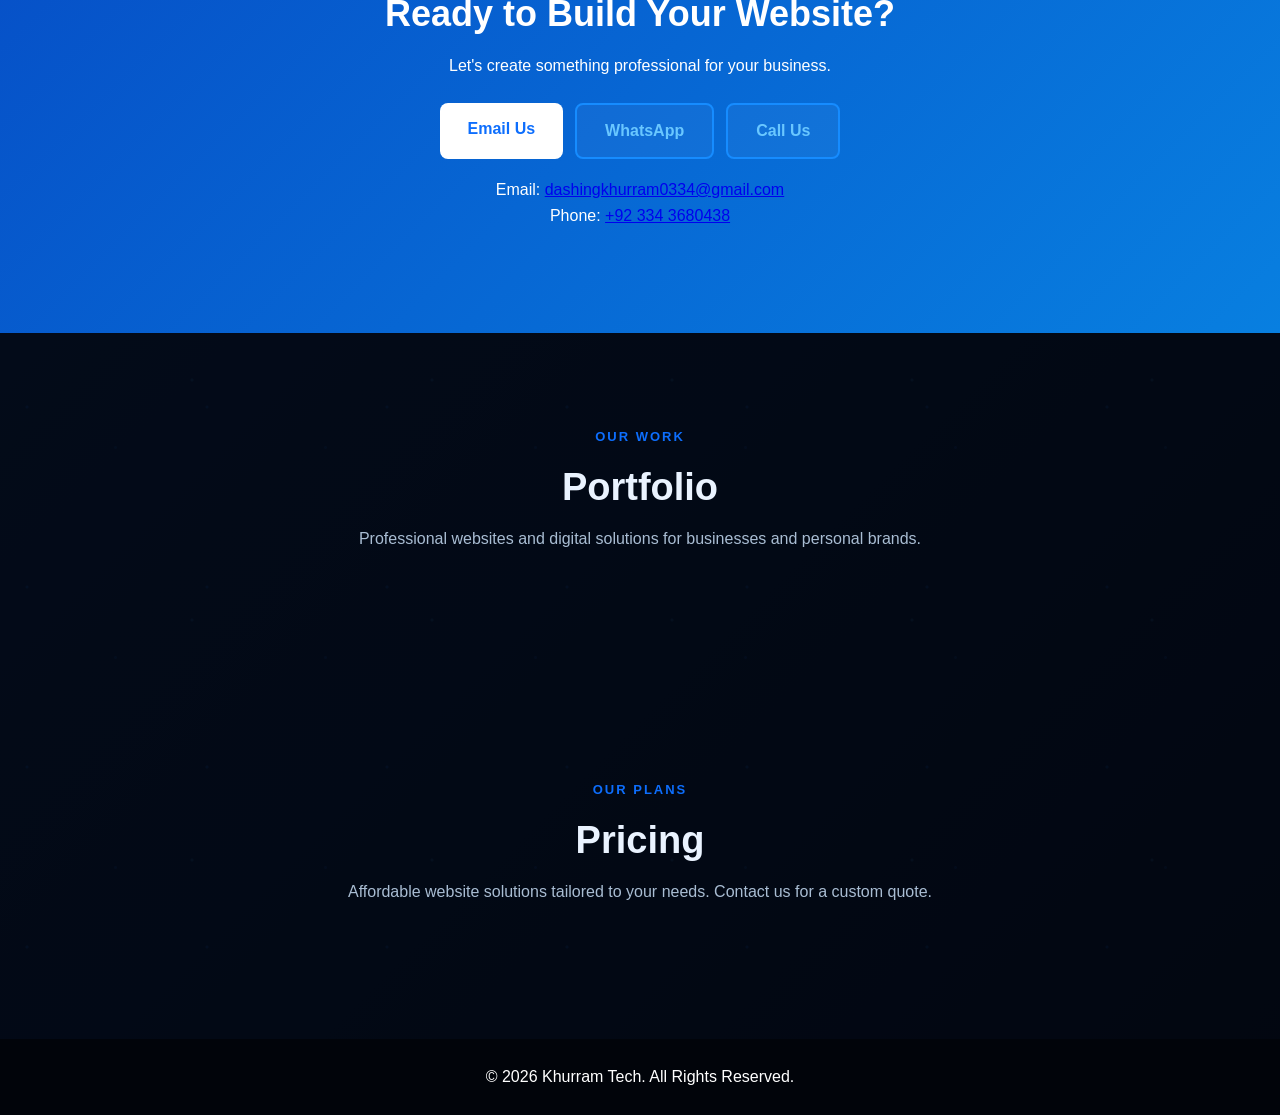
<file: index_office_database.html>
<!DOCTYPE html>
<html lang="en">
<head>
<meta charset="UTF-8">
<meta name="viewport" content="width=device-width, initial-scale=1.0">

<title>Khurram Tech | Website Design & Development</title>

<meta name="description" content="Khurram Tech provides modern, responsive and SEO-friendly website design and development services.">

<link rel="stylesheet" href="style.css">
<style>
.contact-buttons{display:flex;flex-wrap:wrap;gap:12px;justify-content:center;margin-top:20px}
@media(max-width:600px){.contact-buttons{flex-direction:column;align-items:center}.contact-buttons .btn{width:90%;text-align:center}}
</style>
</head>

<body>

<header class="header">
    <div class="container nav-container">

        <a href="#home" class="brand">
            <span class="logo-icon" aria-hidden="true"><span>🚀</span></span>
            <span>Khurram <b>Tech</b></span>
        </a>

        <nav>
            <a href="#home">Home</a>
            <a href="#services">Services</a>
            <a href="#portfolio">Portfolio</a>
            <a href="#pricing">Pricing</a>
            <a href="#contact">Contact</a>
        </nav>

    </div>
</header>

<section id="home" class="hero">
    <div class="container hero-content">

        <div class="hero-badge">🚀 Professional Web Solutions</div>

        <h1>We Build Websites That<br><span>Grow Your Business</span></h1>

        <p>
            Modern, fast and responsive websites for businesses,
            startups, shops, portfolios and personal brands.
        </p>

        <div class="hero-buttons">
            <a href="#services" class="btn primary-btn">Our Services</a>
            <a href="#contact" class="btn secondary-btn">Get Started</a>
        </div>

    </div>
</section>

<section id="services" class="section">

    <div class="container">

        <div class="section-heading">
            <span>WHAT WE DO</span>
            <h2>Our Services</h2>
            <p>Professional web solutions at affordable prices.</p>
        </div>

        <div class="services-grid">

            <div class="service-card">
                <div class="service-icon">💻</div>
                <h3>Website Design</h3>
                <p>Modern and professional websites designed for your business.</p>
            </div>

            <div class="service-card">
                <div class="service-icon">📱</div>
                <h3>Responsive Websites</h3>
                <p>Websites that look great on mobile, tablet and desktop.</p>
            </div>

            <div class="service-card">
                <div class="service-icon">🚀</div>
                <h3>Landing Pages</h3>
                <p>High-quality landing pages designed to attract customers.</p>
            </div>

            <div class="service-card">
                <div class="service-icon">🗂️</div>
                <h3>Office Database Forms</h3>
                <p>Professional database forms for office records, data entry and management.</p>
            </div>

            <div class="service-card">
                <div class="service-icon">🌐</div>
                <h3>GitHub Pages</h3>
                <p>Free and fast website deployment using GitHub Pages.</p>
            </div>

            <div class="service-card">
                <div class="service-icon">🛠️</div>
                <h3>Website Maintenance</h3>
                <p>Updates, fixes and improvements for your existing website.</p>
            </div>

        </div>

    </div>

</section>

<section id="contact" class="contact-section">
    <div class="container">
        <h2>Ready to Build Your Website?</h2>
        <p>Let's create something professional for your business.</p>
        <div class="contact-buttons">
<a href="mailto:dashingkhurram0334@gmail.com" class="btn primary-btn">Email Us</a>
<a href="https://wa.me/923343680438" class="btn secondary-btn" target="_blank" rel="noopener">WhatsApp</a>
<a href="tel:+923343680438" class="btn secondary-btn">Call Us</a>
</div>
<p style="margin-top:18px;">
Email: <a href="mailto:dashingkhurram0334@gmail.com">dashingkhurram0334@gmail.com</a><br>
Phone: <a href="tel:+923343680438">+92 334 3680438</a>
</p>
    </div>
</section>


<section id="portfolio" class="section">
<div class="container">
<div class="section-heading">
<span>OUR WORK</span>
<h2>Portfolio</h2>
<p>Professional websites and digital solutions for businesses and personal brands.</p>
</div>
</div>
</section>

<section id="pricing" class="section">
<div class="container">
<div class="section-heading">
<span>OUR PLANS</span>
<h2>Pricing</h2>
<p>Affordable website solutions tailored to your needs. Contact us for a custom quote.</p>
</div>
</div>
</section>

<footer>
    <div class="container">
        <p>© 2026 Khurram Tech. All Rights Reserved.</p>
    </div>
</footer>

</body>
</html>
</file>
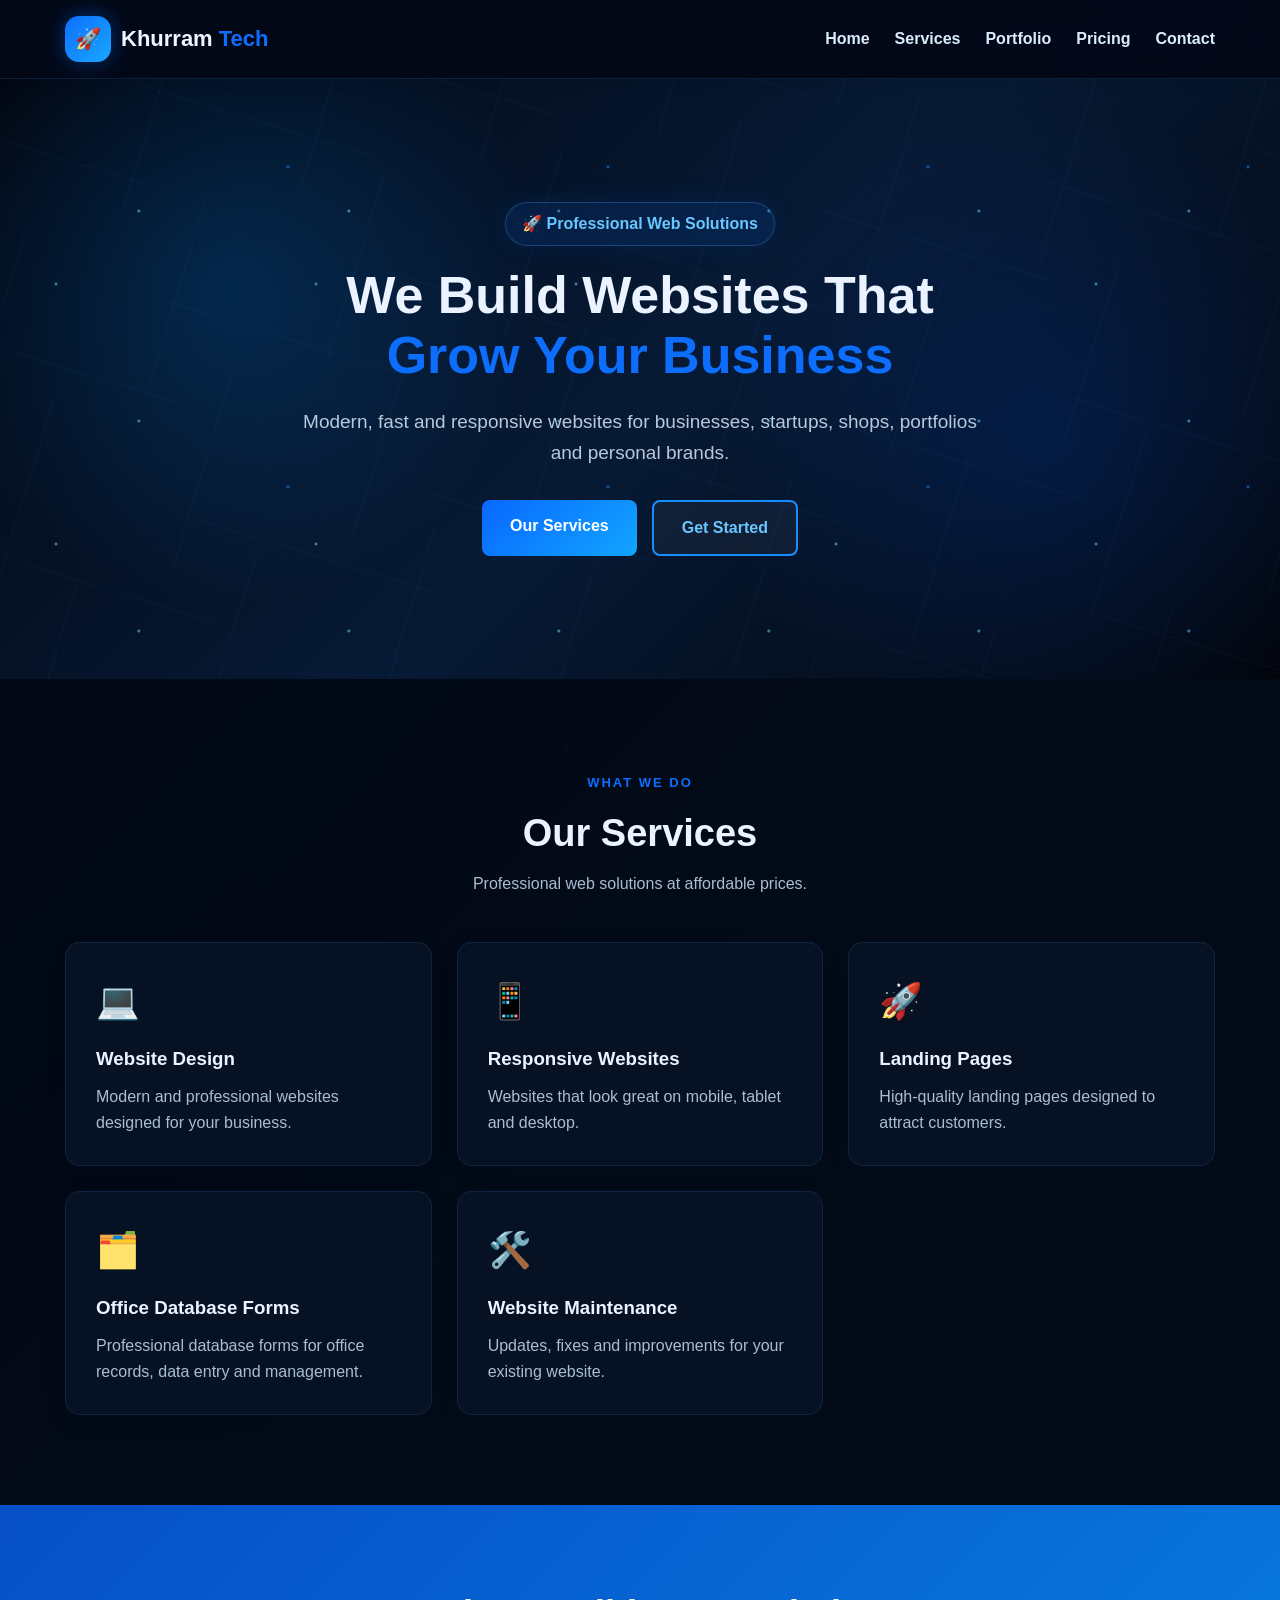
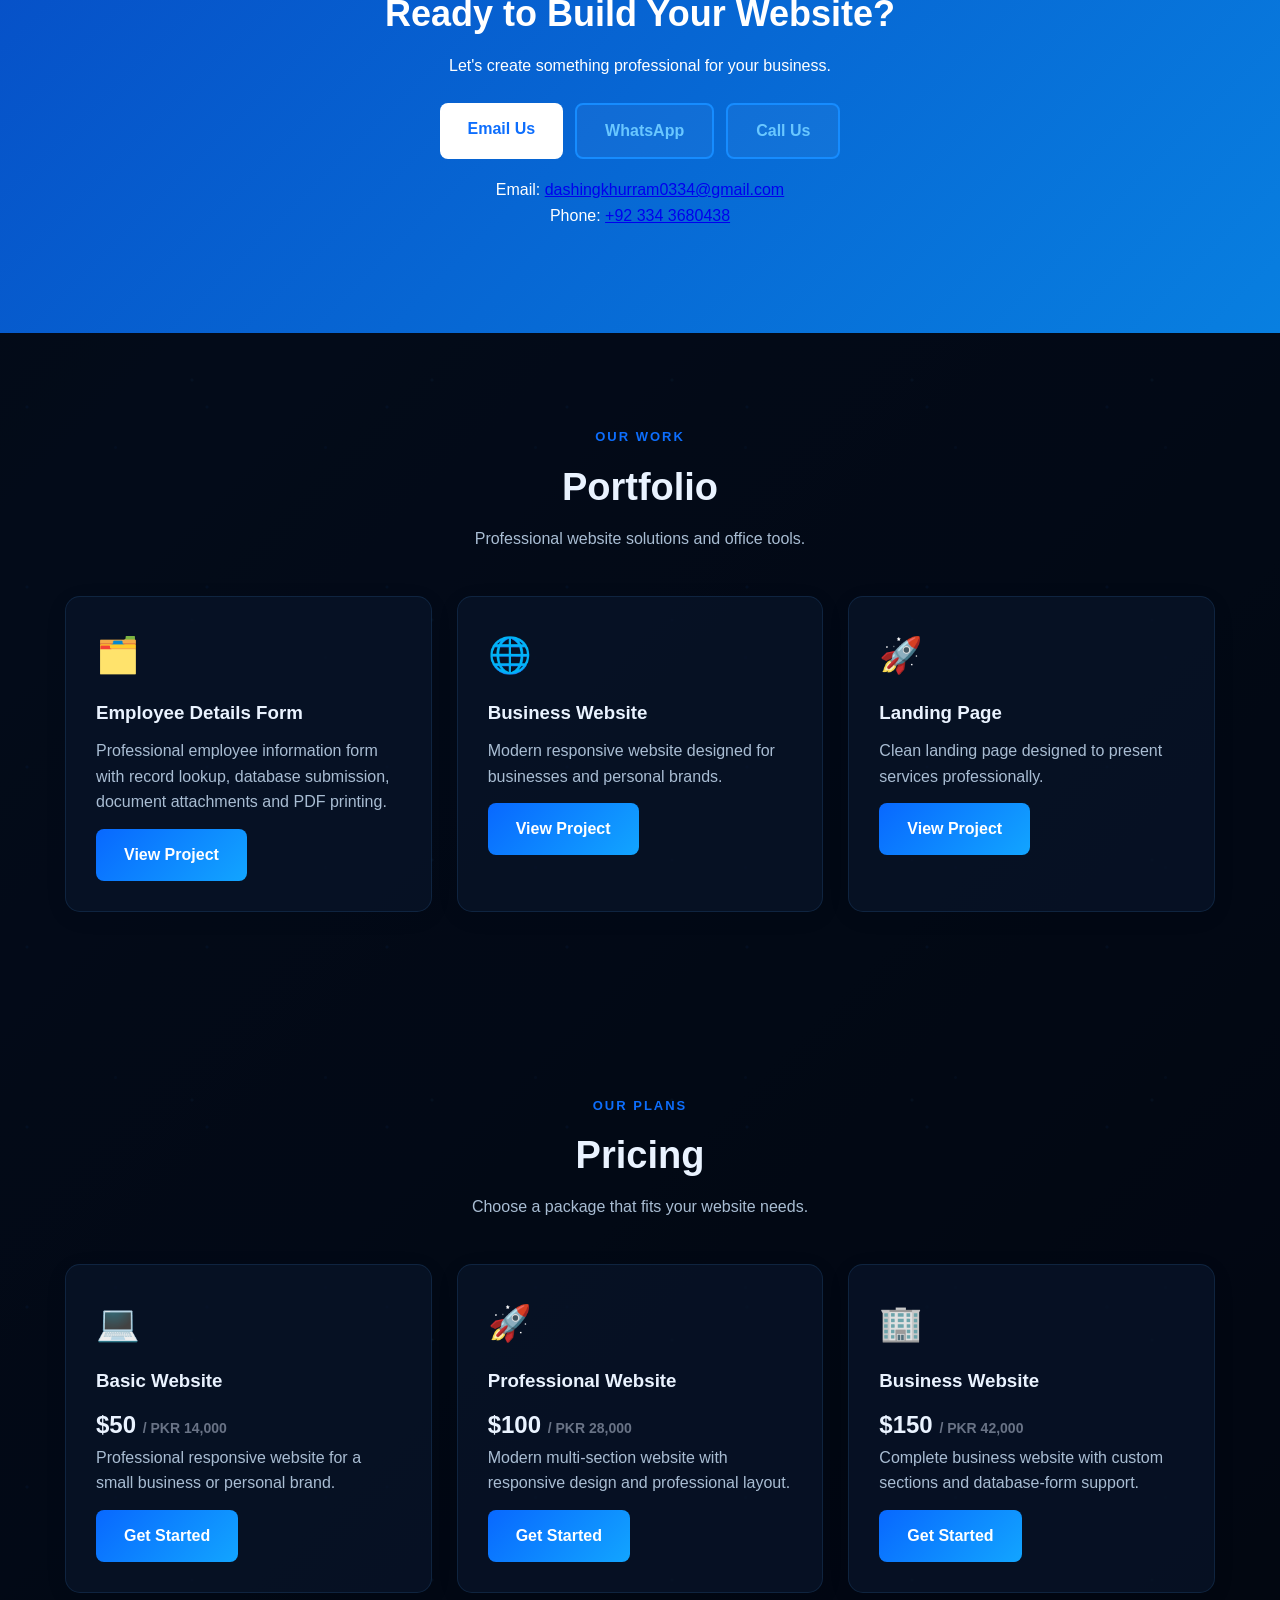
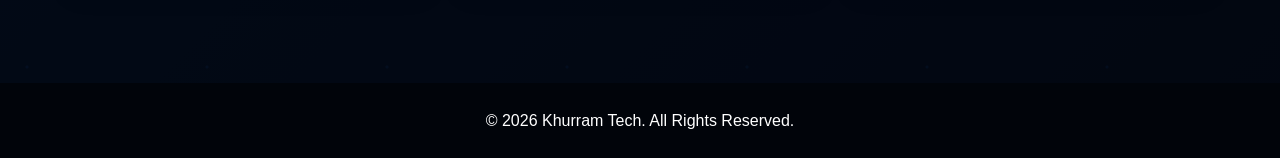
<file: index_portfolio_employee_form-2.html>
<!DOCTYPE html>
<html lang="en">
<head>
<meta charset="UTF-8">
<meta name="viewport" content="width=device-width, initial-scale=1.0">

<title>Khurram Tech | Website Design & Development</title>

<meta name="description" content="Khurram Tech provides modern, responsive and SEO-friendly website design and development services.">

<link rel="stylesheet" href="style.css">
<style>
.contact-buttons{display:flex;flex-wrap:wrap;gap:12px;justify-content:center;margin-top:20px}
@media(max-width:600px){.contact-buttons{flex-direction:column;align-items:center}.contact-buttons .btn{width:90%;text-align:center}}
.service-card small{font-size:14px;color:#697386;font-weight:600}.service-card .btn{margin-top:14px}</style>
</head>

<body>

<header class="header">
    <div class="container nav-container">

        <a href="#home" class="brand">
            <span class="logo-icon" aria-hidden="true"><span>🚀</span></span>
            <span>Khurram <b>Tech</b></span>
        </a>

        <nav>
            <a href="#home">Home</a>
            <a href="#services">Services</a>
            <a href="#portfolio">Portfolio</a>
            <a href="#pricing">Pricing</a>
            <a href="#contact">Contact</a>
        </nav>

    </div>
</header>

<section id="home" class="hero">
    <div class="container hero-content">

        <div class="hero-badge">🚀 Professional Web Solutions</div>

        <h1>We Build Websites That<br><span>Grow Your Business</span></h1>

        <p>
            Modern, fast and responsive websites for businesses,
            startups, shops, portfolios and personal brands.
        </p>

        <div class="hero-buttons">
            <a href="#services" class="btn primary-btn">Our Services</a>
            <a href="#contact" class="btn secondary-btn">Get Started</a>
        </div>

    </div>
</section>

<section id="services" class="section">

    <div class="container">

        <div class="section-heading">
            <span>WHAT WE DO</span>
            <h2>Our Services</h2>
            <p>Professional web solutions at affordable prices.</p>
        </div>

        <div class="services-grid">

            <div class="service-card">
                <div class="service-icon">💻</div>
                <h3>Website Design</h3>
                <p>Modern and professional websites designed for your business.</p>
            </div>

            <div class="service-card">
                <div class="service-icon">📱</div>
                <h3>Responsive Websites</h3>
                <p>Websites that look great on mobile, tablet and desktop.</p>
            </div>

            <div class="service-card">
                <div class="service-icon">🚀</div>
                <h3>Landing Pages</h3>
                <p>High-quality landing pages designed to attract customers.</p>
            </div>

            <div class="service-card">
                <div class="service-icon">🗂️</div>
                <h3>Office Database Forms</h3>
                <p>Professional database forms for office records, data entry and management.</p>
            </div>

            

            <div class="service-card">
                <div class="service-icon">🛠️</div>
                <h3>Website Maintenance</h3>
                <p>Updates, fixes and improvements for your existing website.</p>
            </div>

        </div>

    </div>

</section>

<section id="contact" class="contact-section">
    <div class="container">
        <h2>Ready to Build Your Website?</h2>
        <p>Let's create something professional for your business.</p>
        <div class="contact-buttons">
<a href="mailto:dashingkhurram0334@gmail.com" class="btn primary-btn">Email Us</a>
<a href="https://wa.me/923343680438" class="btn secondary-btn" target="_blank" rel="noopener">WhatsApp</a>
<a href="tel:+923343680438" class="btn secondary-btn">Call Us</a>
</div>
<p style="margin-top:18px;">
Email: <a href="mailto:dashingkhurram0334@gmail.com">dashingkhurram0334@gmail.com</a><br>
Phone: <a href="tel:+923343680438">+92 334 3680438</a>
</p>
    </div>
</section>


<section id="portfolio" class="section">
<div class="container">
<div class="section-heading">
<span>OUR WORK</span>
<h2>Portfolio</h2>
<p>Professional website solutions and office tools.</p>
</div>
<div class="services-grid">
<div class="service-card">
<div class="service-icon">🗂️</div>
<h3>Employee Details Form</h3>
<p>Professional employee information form with record lookup, database submission, document attachments and PDF printing.</p>
<a href="https://formcraft-db--khurramahsan031.replit.app/" class="btn primary-btn" target="_blank" rel="noopener">View Project</a>
</div>
<div class="service-card">
<div class="service-icon">🌐</div>
<h3>Business Website</h3>
<p>Modern responsive website designed for businesses and personal brands.</p>
<a href="#contact" class="btn primary-btn">View Project</a>
</div>
<div class="service-card">
<div class="service-icon">🚀</div>
<h3>Landing Page</h3>
<p>Clean landing page designed to present services professionally.</p>
<a href="#contact" class="btn primary-btn">View Project</a>
</div>
</div>
</div>
</section>

<section id="pricing" class="section">
<div class="container">
<div class="section-heading">
<span>OUR PLANS</span>
<h2>Pricing</h2>
<p>Choose a package that fits your website needs.</p>
</div>
<div class="services-grid">
<div class="service-card">
<div class="service-icon">💻</div>
<h3>Basic Website</h3>
<h2>$50 <small>/ PKR 14,000</small></h2>
<p>Professional responsive website for a small business or personal brand.</p>
<a href="#contact" class="btn primary-btn">Get Started</a>
</div>
<div class="service-card">
<div class="service-icon">🚀</div>
<h3>Professional Website</h3>
<h2>$100 <small>/ PKR 28,000</small></h2>
<p>Modern multi-section website with responsive design and professional layout.</p>
<a href="#contact" class="btn primary-btn">Get Started</a>
</div>
<div class="service-card">
<div class="service-icon">🏢</div>
<h3>Business Website</h3>
<h2>$150 <small>/ PKR 42,000</small></h2>
<p>Complete business website with custom sections and database-form support.</p>
<a href="#contact" class="btn primary-btn">Get Started</a>
</div>
</div>
</div>
</section>

<footer>
    <div class="container">
        <p>© 2026 Khurram Tech. All Rights Reserved.</p>
    </div>
</footer>

</body>
</html>
</file>
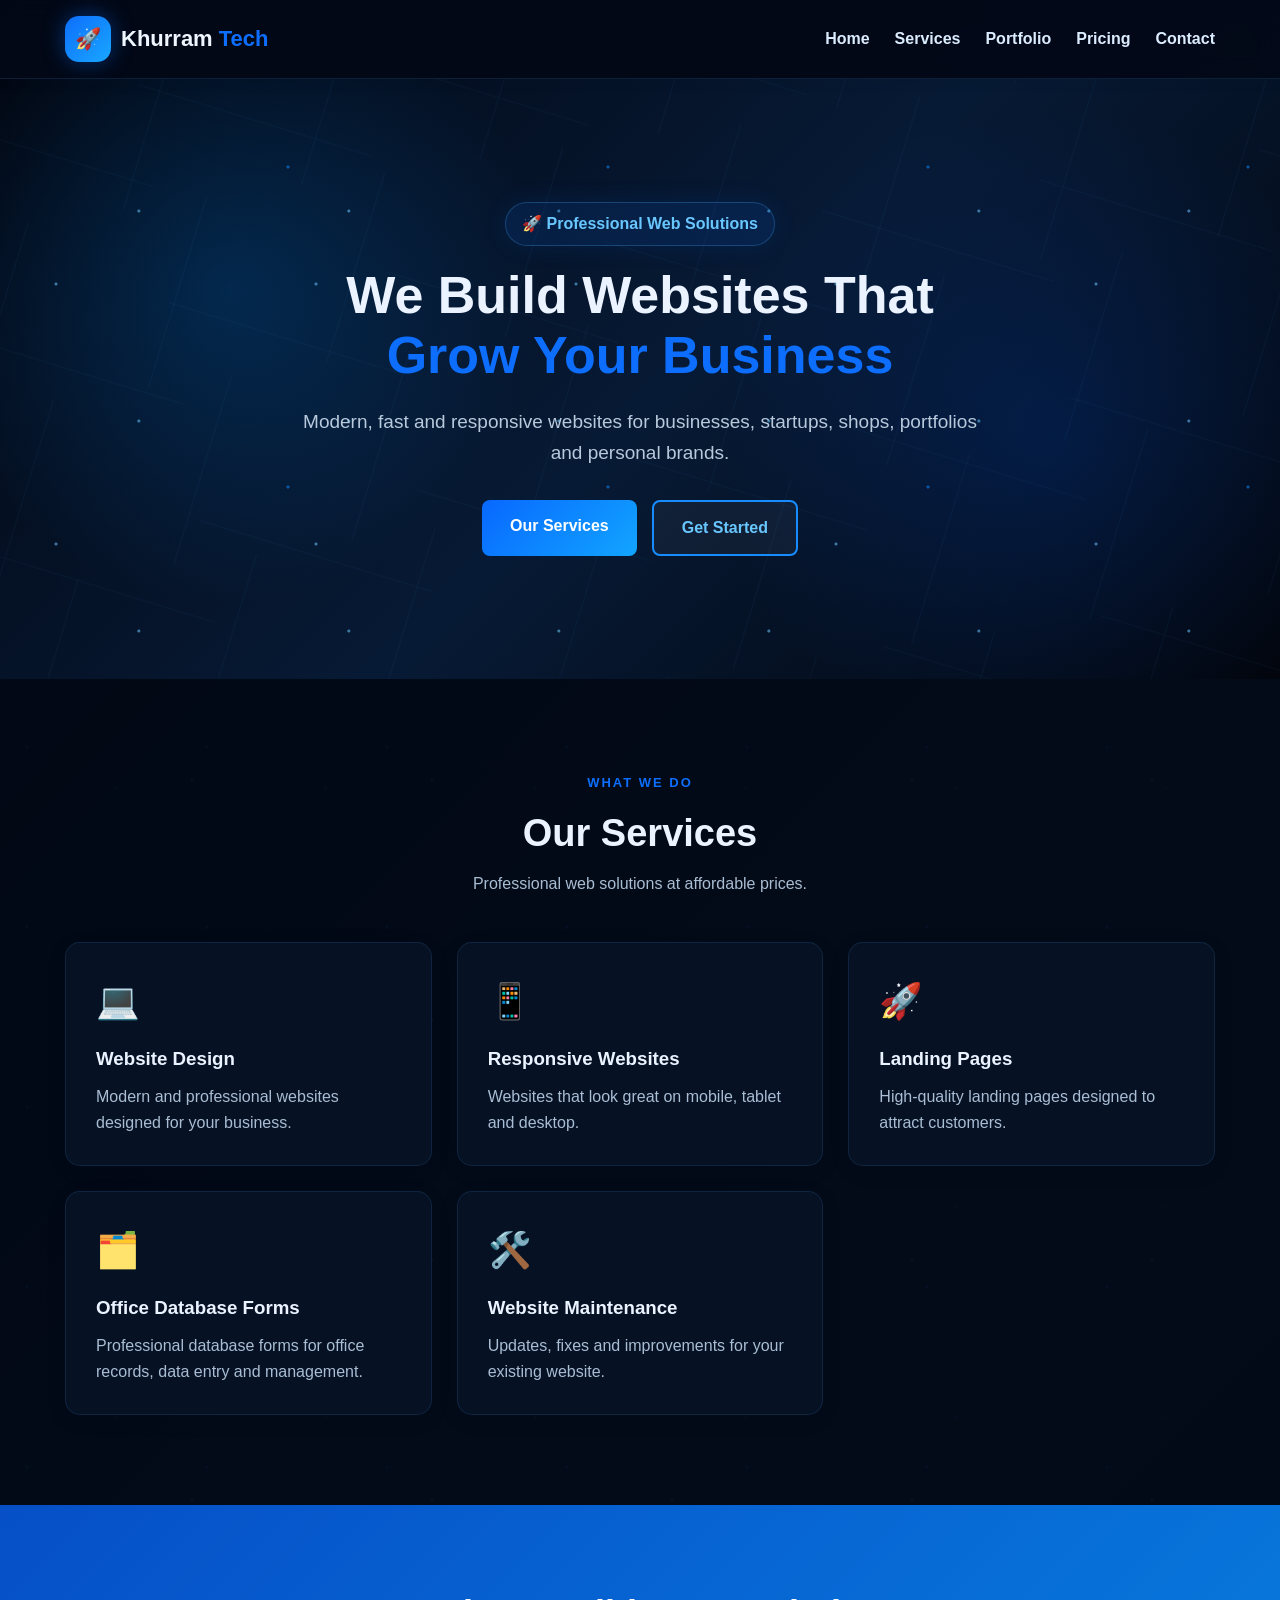
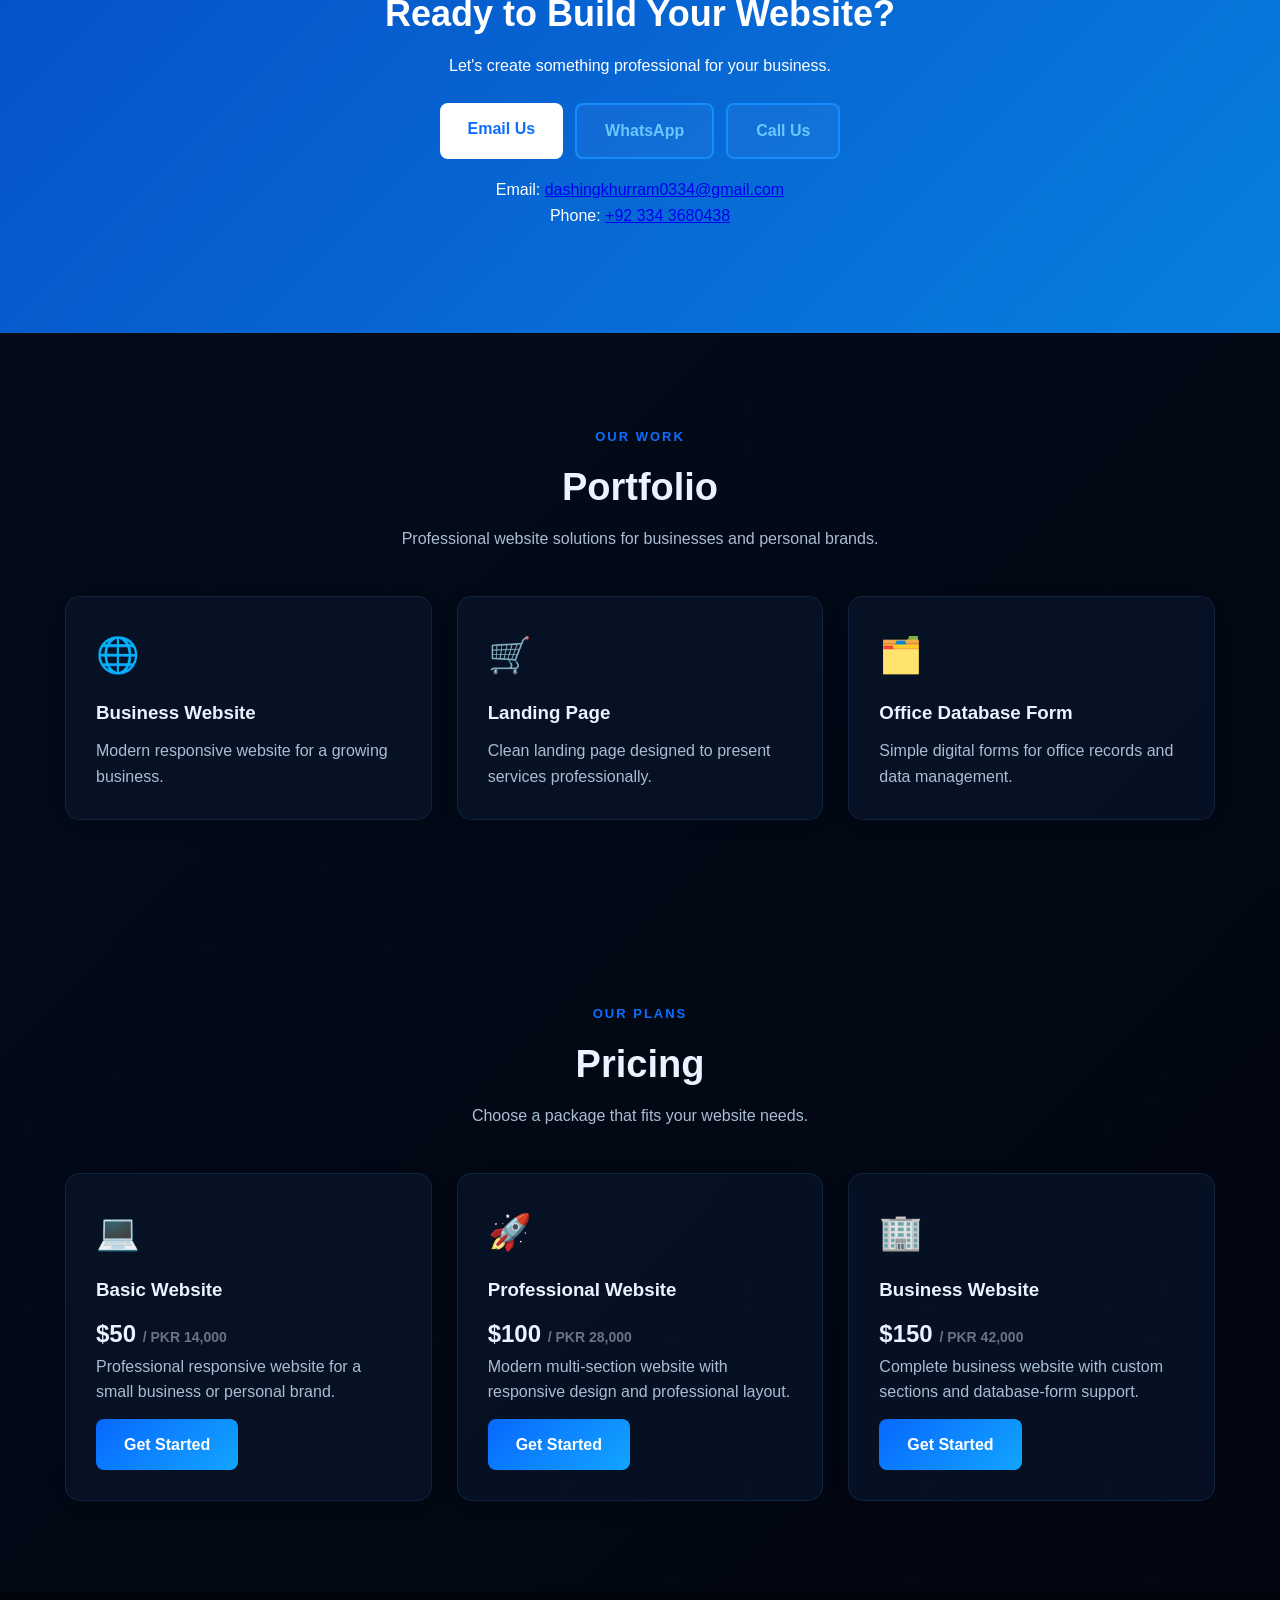
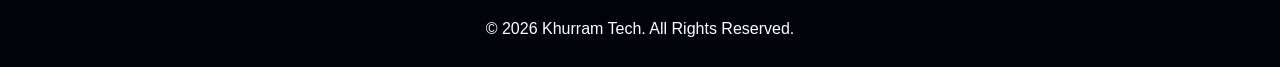
<file: index_with_portfolio_pricing.html>
<!DOCTYPE html>
<html lang="en">
<head>
<meta charset="UTF-8">
<meta name="viewport" content="width=device-width, initial-scale=1.0">

<title>Khurram Tech | Website Design & Development</title>

<meta name="description" content="Khurram Tech provides modern, responsive and SEO-friendly website design and development services.">

<link rel="stylesheet" href="style.css">
<style>
.contact-buttons{display:flex;flex-wrap:wrap;gap:12px;justify-content:center;margin-top:20px}
@media(max-width:600px){.contact-buttons{flex-direction:column;align-items:center}.contact-buttons .btn{width:90%;text-align:center}}
.service-card small{font-size:14px;color:#697386;font-weight:600}.service-card .btn{margin-top:14px}</style>
</head>

<body>

<header class="header">
    <div class="container nav-container">

        <a href="#home" class="brand">
            <span class="logo-icon" aria-hidden="true"><span>🚀</span></span>
            <span>Khurram <b>Tech</b></span>
        </a>

        <nav>
            <a href="#home">Home</a>
            <a href="#services">Services</a>
            <a href="#portfolio">Portfolio</a>
            <a href="#pricing">Pricing</a>
            <a href="#contact">Contact</a>
        </nav>

    </div>
</header>

<section id="home" class="hero">
    <div class="container hero-content">

        <div class="hero-badge">🚀 Professional Web Solutions</div>

        <h1>We Build Websites That<br><span>Grow Your Business</span></h1>

        <p>
            Modern, fast and responsive websites for businesses,
            startups, shops, portfolios and personal brands.
        </p>

        <div class="hero-buttons">
            <a href="#services" class="btn primary-btn">Our Services</a>
            <a href="#contact" class="btn secondary-btn">Get Started</a>
        </div>

    </div>
</section>

<section id="services" class="section">

    <div class="container">

        <div class="section-heading">
            <span>WHAT WE DO</span>
            <h2>Our Services</h2>
            <p>Professional web solutions at affordable prices.</p>
        </div>

        <div class="services-grid">

            <div class="service-card">
                <div class="service-icon">💻</div>
                <h3>Website Design</h3>
                <p>Modern and professional websites designed for your business.</p>
            </div>

            <div class="service-card">
                <div class="service-icon">📱</div>
                <h3>Responsive Websites</h3>
                <p>Websites that look great on mobile, tablet and desktop.</p>
            </div>

            <div class="service-card">
                <div class="service-icon">🚀</div>
                <h3>Landing Pages</h3>
                <p>High-quality landing pages designed to attract customers.</p>
            </div>

            <div class="service-card">
                <div class="service-icon">🗂️</div>
                <h3>Office Database Forms</h3>
                <p>Professional database forms for office records, data entry and management.</p>
            </div>

            

            <div class="service-card">
                <div class="service-icon">🛠️</div>
                <h3>Website Maintenance</h3>
                <p>Updates, fixes and improvements for your existing website.</p>
            </div>

        </div>

    </div>

</section>

<section id="contact" class="contact-section">
    <div class="container">
        <h2>Ready to Build Your Website?</h2>
        <p>Let's create something professional for your business.</p>
        <div class="contact-buttons">
<a href="mailto:dashingkhurram0334@gmail.com" class="btn primary-btn">Email Us</a>
<a href="https://wa.me/923343680438" class="btn secondary-btn" target="_blank" rel="noopener">WhatsApp</a>
<a href="tel:+923343680438" class="btn secondary-btn">Call Us</a>
</div>
<p style="margin-top:18px;">
Email: <a href="mailto:dashingkhurram0334@gmail.com">dashingkhurram0334@gmail.com</a><br>
Phone: <a href="tel:+923343680438">+92 334 3680438</a>
</p>
    </div>
</section>


<section id="portfolio" class="section">
<div class="container">
<div class="section-heading">
<span>OUR WORK</span>
<h2>Portfolio</h2>
<p>Professional website solutions for businesses and personal brands.</p>
</div>
<div class="services-grid">
<div class="service-card"><div class="service-icon">🌐</div><h3>Business Website</h3><p>Modern responsive website for a growing business.</p></div>
<div class="service-card"><div class="service-icon">🛒</div><h3>Landing Page</h3><p>Clean landing page designed to present services professionally.</p></div>
<div class="service-card"><div class="service-icon">🗂️</div><h3>Office Database Form</h3><p>Simple digital forms for office records and data management.</p></div>
</div>
</div>
</section>

<section id="pricing" class="section">
<div class="container">
<div class="section-heading">
<span>OUR PLANS</span>
<h2>Pricing</h2>
<p>Choose a package that fits your website needs.</p>
</div>
<div class="services-grid">
<div class="service-card">
<div class="service-icon">💻</div>
<h3>Basic Website</h3>
<h2>$50 <small>/ PKR 14,000</small></h2>
<p>Professional responsive website for a small business or personal brand.</p>
<a href="#contact" class="btn primary-btn">Get Started</a>
</div>
<div class="service-card">
<div class="service-icon">🚀</div>
<h3>Professional Website</h3>
<h2>$100 <small>/ PKR 28,000</small></h2>
<p>Modern multi-section website with responsive design and professional layout.</p>
<a href="#contact" class="btn primary-btn">Get Started</a>
</div>
<div class="service-card">
<div class="service-icon">🏢</div>
<h3>Business Website</h3>
<h2>$150 <small>/ PKR 42,000</small></h2>
<p>Complete business website with custom sections and database-form support.</p>
<a href="#contact" class="btn primary-btn">Get Started</a>
</div>
</div>
</div>
</section>

<footer>
    <div class="container">
        <p>© 2026 Khurram Tech. All Rights Reserved.</p>
    </div>
</footer>

</body>
</html>
</file>
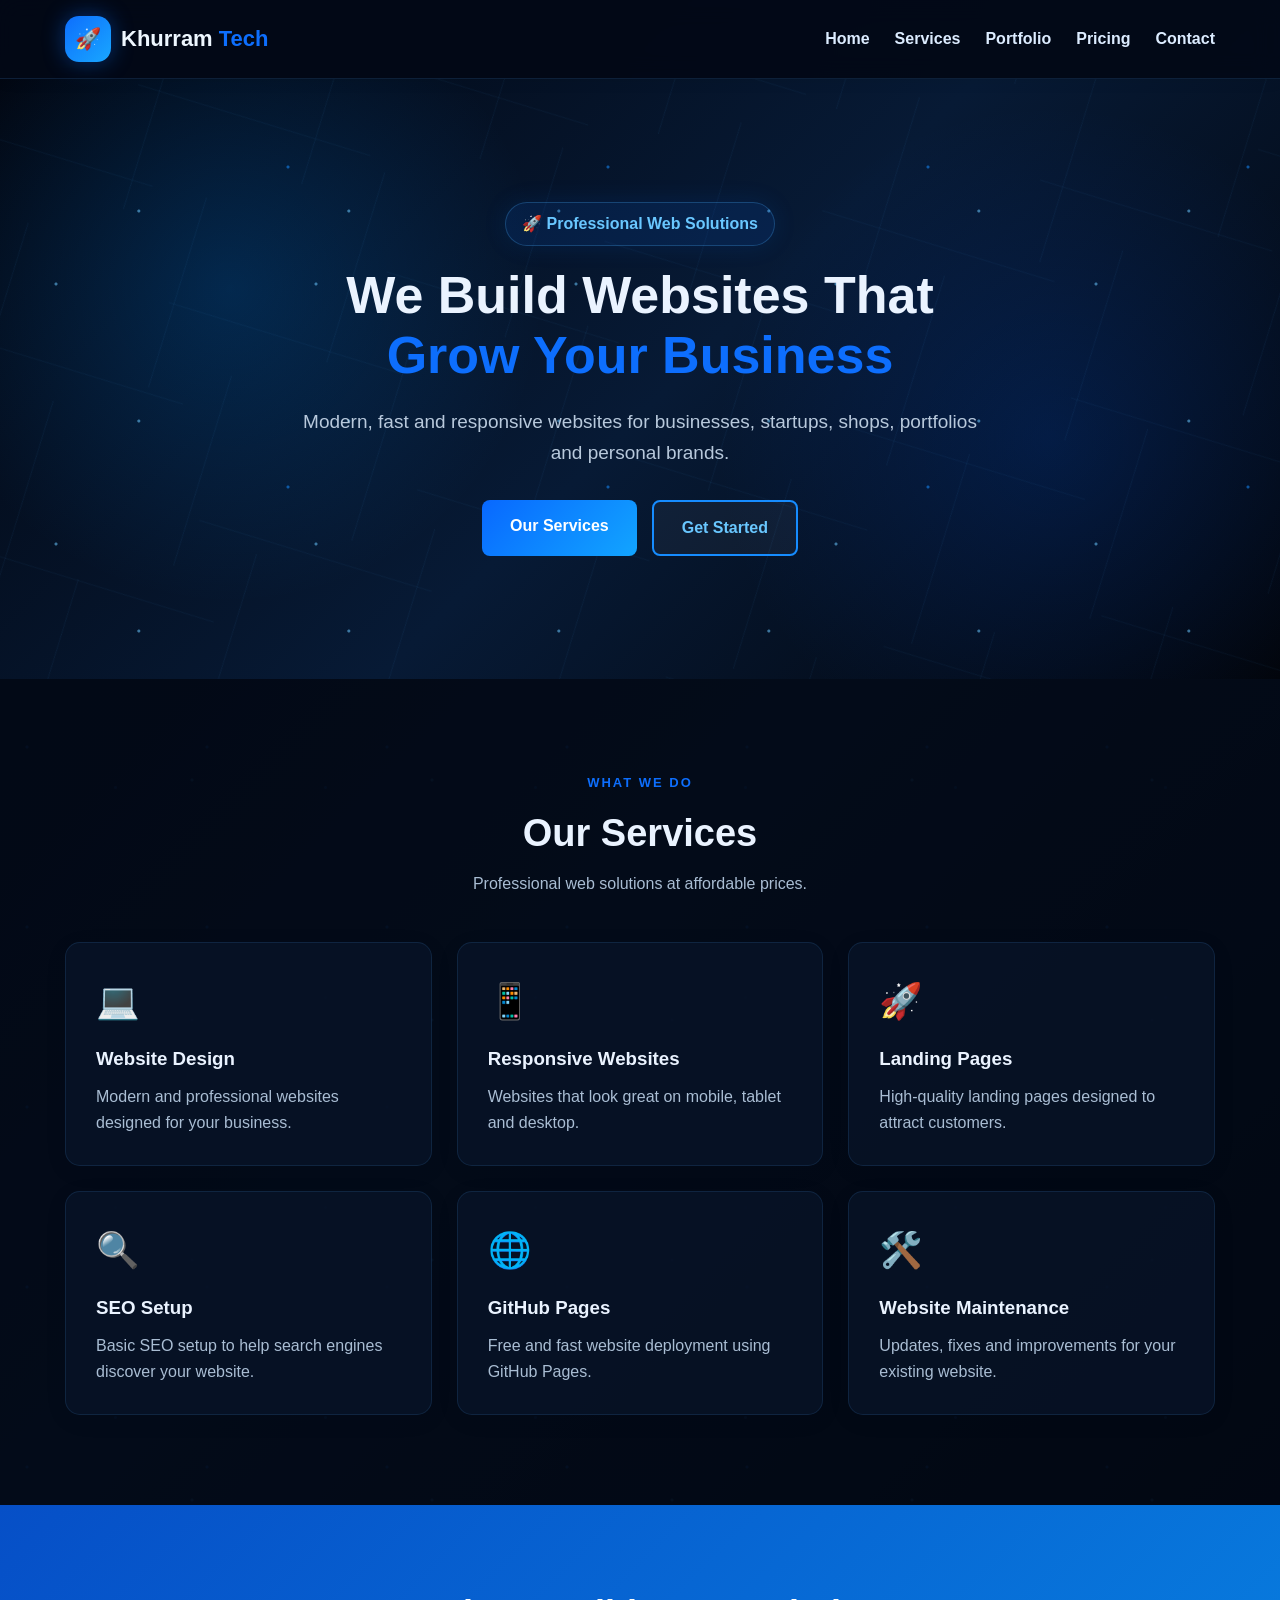
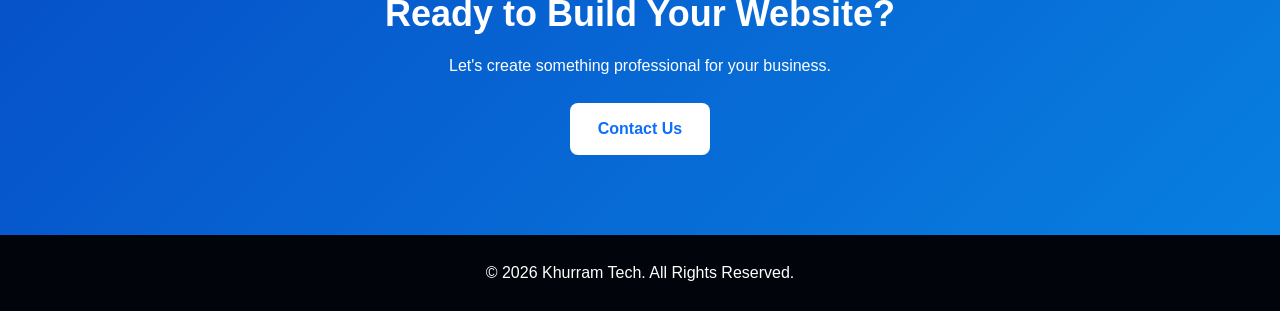
<file: KhurramTech_index.html>
<!DOCTYPE html>
<html lang="en">
<head>
<meta charset="UTF-8">
<meta name="viewport" content="width=device-width, initial-scale=1.0">

<title>Khurram Tech | Website Design & Development</title>

<meta name="description" content="Khurram Tech provides modern, responsive and SEO-friendly website design and development services.">

<link rel="stylesheet" href="style.css">
</head>

<body>

<header class="header">
    <div class="container nav-container">

        <a href="#home" class="brand">
            <span class="logo-icon" aria-hidden="true"><span>🚀</span></span>
            <span>Khurram <b>Tech</b></span>
        </a>

        <nav>
            <a href="#home">Home</a>
            <a href="#services">Services</a>
            <a href="#portfolio">Portfolio</a>
            <a href="#pricing">Pricing</a>
            <a href="#contact">Contact</a>
        </nav>

    </div>
</header>

<section id="home" class="hero">
    <div class="container hero-content">

        <div class="hero-badge">🚀 Professional Web Solutions</div>

        <h1>We Build Websites That<br><span>Grow Your Business</span></h1>

        <p>
            Modern, fast and responsive websites for businesses,
            startups, shops, portfolios and personal brands.
        </p>

        <div class="hero-buttons">
            <a href="#services" class="btn primary-btn">Our Services</a>
            <a href="#contact" class="btn secondary-btn">Get Started</a>
        </div>

    </div>
</section>

<section id="services" class="section">

    <div class="container">

        <div class="section-heading">
            <span>WHAT WE DO</span>
            <h2>Our Services</h2>
            <p>Professional web solutions at affordable prices.</p>
        </div>

        <div class="services-grid">

            <div class="service-card">
                <div class="service-icon">💻</div>
                <h3>Website Design</h3>
                <p>Modern and professional websites designed for your business.</p>
            </div>

            <div class="service-card">
                <div class="service-icon">📱</div>
                <h3>Responsive Websites</h3>
                <p>Websites that look great on mobile, tablet and desktop.</p>
            </div>

            <div class="service-card">
                <div class="service-icon">🚀</div>
                <h3>Landing Pages</h3>
                <p>High-quality landing pages designed to attract customers.</p>
            </div>

            <div class="service-card">
                <div class="service-icon">🔍</div>
                <h3>SEO Setup</h3>
                <p>Basic SEO setup to help search engines discover your website.</p>
            </div>

            <div class="service-card">
                <div class="service-icon">🌐</div>
                <h3>GitHub Pages</h3>
                <p>Free and fast website deployment using GitHub Pages.</p>
            </div>

            <div class="service-card">
                <div class="service-icon">🛠️</div>
                <h3>Website Maintenance</h3>
                <p>Updates, fixes and improvements for your existing website.</p>
            </div>

        </div>

    </div>

</section>

<section id="contact" class="contact-section">
    <div class="container">
        <h2>Ready to Build Your Website?</h2>
        <p>Let's create something professional for your business.</p>
        <a href="mailto:your@email.com" class="btn primary-btn">Contact Us</a>
    </div>
</section>

<footer>
    <div class="container">
        <p>© 2026 Khurram Tech. All Rights Reserved.</p>
    </div>
</footer>

</body>
</html>
</file>
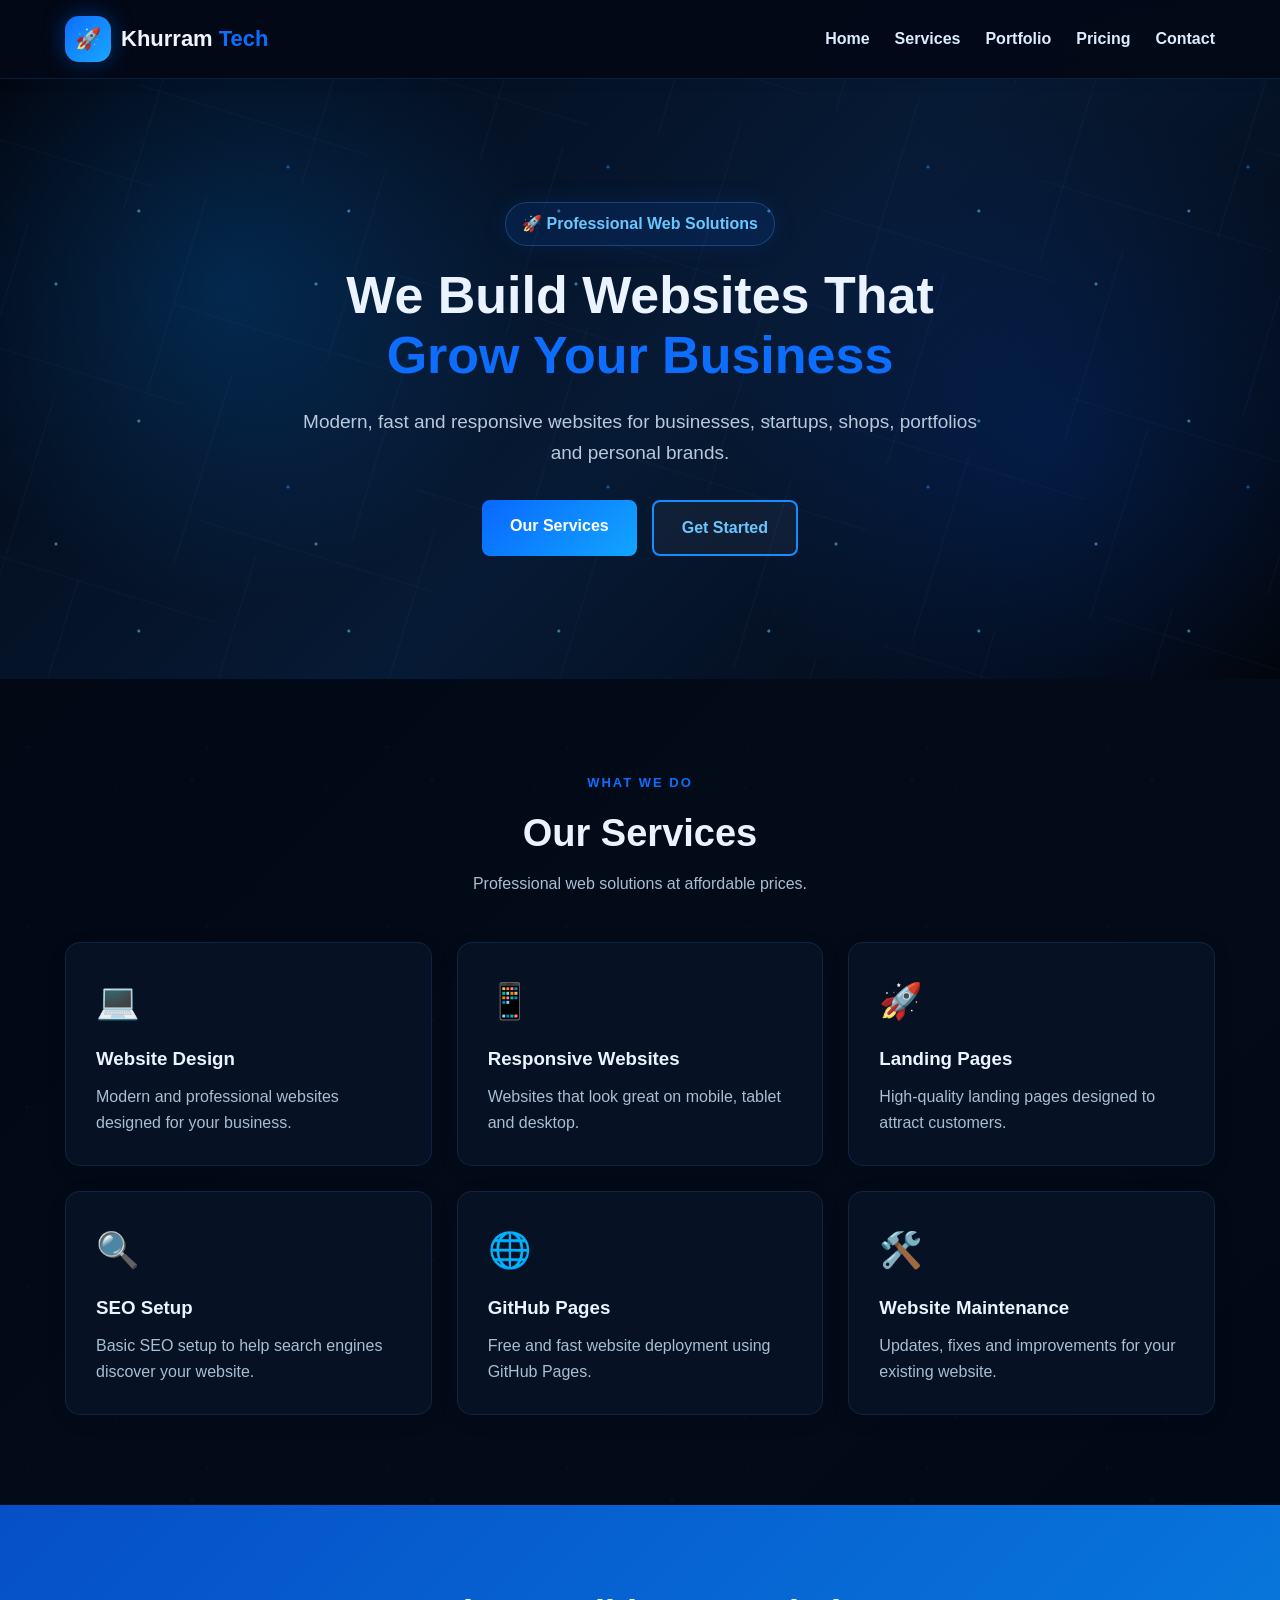
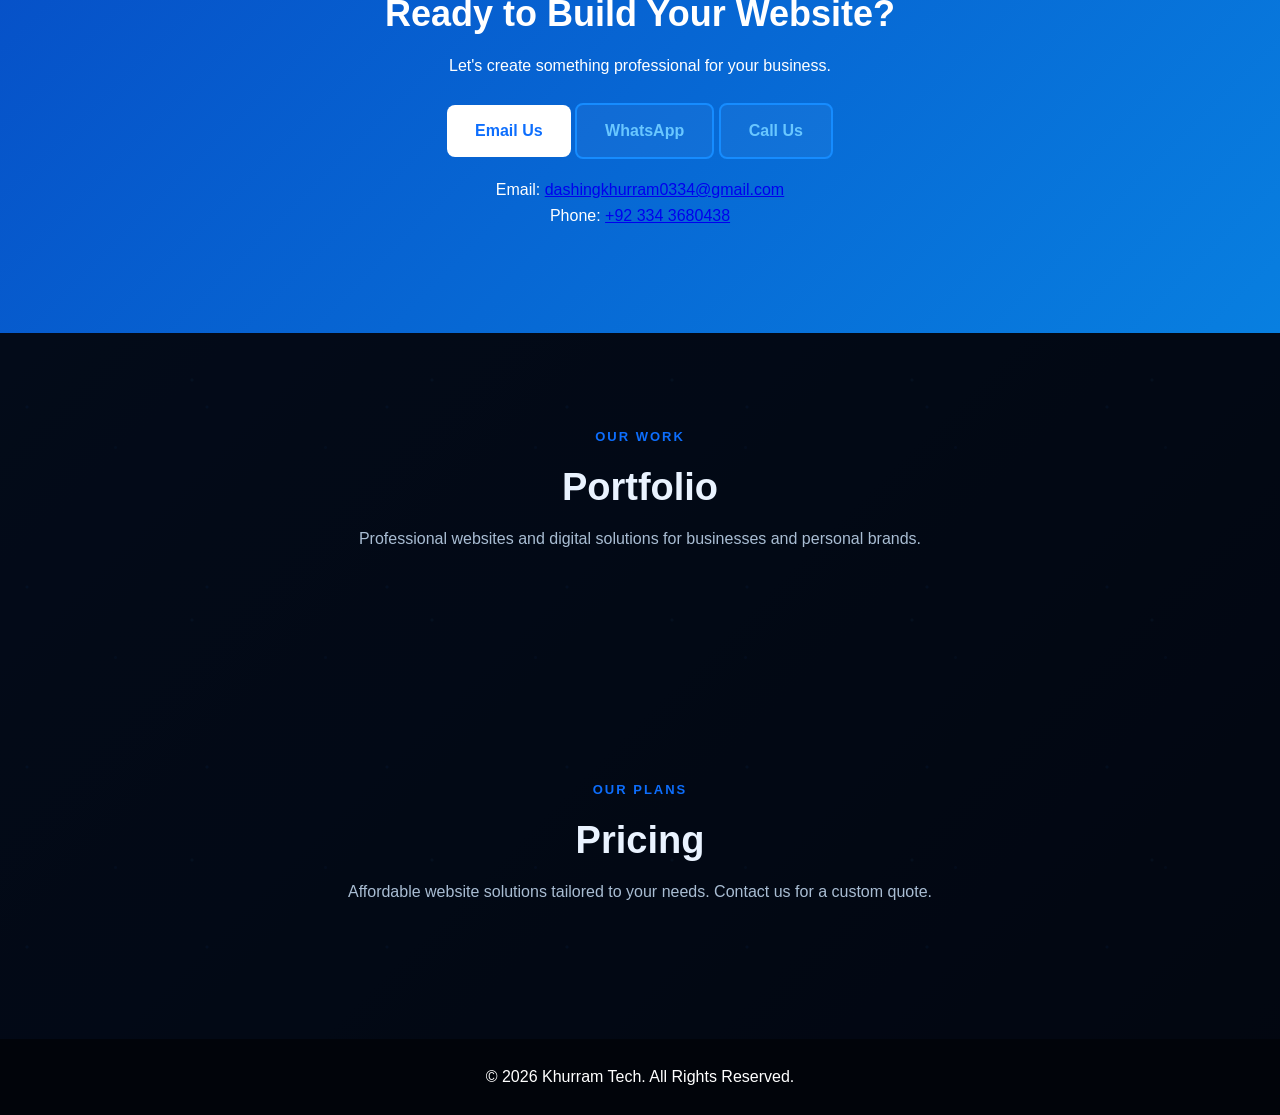
<file: KhurramTech_index_fixed.html>
<!DOCTYPE html>
<html lang="en">
<head>
<meta charset="UTF-8">
<meta name="viewport" content="width=device-width, initial-scale=1.0">

<title>Khurram Tech | Website Design & Development</title>

<meta name="description" content="Khurram Tech provides modern, responsive and SEO-friendly website design and development services.">

<link rel="stylesheet" href="style.css">
</head>

<body>

<header class="header">
    <div class="container nav-container">

        <a href="#home" class="brand">
            <span class="logo-icon" aria-hidden="true"><span>🚀</span></span>
            <span>Khurram <b>Tech</b></span>
        </a>

        <nav>
            <a href="#home">Home</a>
            <a href="#services">Services</a>
            <a href="#portfolio">Portfolio</a>
            <a href="#pricing">Pricing</a>
            <a href="#contact">Contact</a>
        </nav>

    </div>
</header>

<section id="home" class="hero">
    <div class="container hero-content">

        <div class="hero-badge">🚀 Professional Web Solutions</div>

        <h1>We Build Websites That<br><span>Grow Your Business</span></h1>

        <p>
            Modern, fast and responsive websites for businesses,
            startups, shops, portfolios and personal brands.
        </p>

        <div class="hero-buttons">
            <a href="#services" class="btn primary-btn">Our Services</a>
            <a href="#contact" class="btn secondary-btn">Get Started</a>
        </div>

    </div>
</section>

<section id="services" class="section">

    <div class="container">

        <div class="section-heading">
            <span>WHAT WE DO</span>
            <h2>Our Services</h2>
            <p>Professional web solutions at affordable prices.</p>
        </div>

        <div class="services-grid">

            <div class="service-card">
                <div class="service-icon">💻</div>
                <h3>Website Design</h3>
                <p>Modern and professional websites designed for your business.</p>
            </div>

            <div class="service-card">
                <div class="service-icon">📱</div>
                <h3>Responsive Websites</h3>
                <p>Websites that look great on mobile, tablet and desktop.</p>
            </div>

            <div class="service-card">
                <div class="service-icon">🚀</div>
                <h3>Landing Pages</h3>
                <p>High-quality landing pages designed to attract customers.</p>
            </div>

            <div class="service-card">
                <div class="service-icon">🔍</div>
                <h3>SEO Setup</h3>
                <p>Basic SEO setup to help search engines discover your website.</p>
            </div>

            <div class="service-card">
                <div class="service-icon">🌐</div>
                <h3>GitHub Pages</h3>
                <p>Free and fast website deployment using GitHub Pages.</p>
            </div>

            <div class="service-card">
                <div class="service-icon">🛠️</div>
                <h3>Website Maintenance</h3>
                <p>Updates, fixes and improvements for your existing website.</p>
            </div>

        </div>

    </div>

</section>

<section id="contact" class="contact-section">
    <div class="container">
        <h2>Ready to Build Your Website?</h2>
        <p>Let's create something professional for your business.</p>
        <div class="contact-buttons">
            <a href="mailto:dashingkhurram0334@gmail.com" class="btn primary-btn">Email Us</a>
            <a href="https://wa.me/923343680438" class="btn secondary-btn" target="_blank" rel="noopener">WhatsApp</a>
            <a href="tel:+923343680438" class="btn secondary-btn">Call Us</a>
        </div>
        <p style="margin-top:18px;">
            Email: <a href="mailto:dashingkhurram0334@gmail.com">dashingkhurram0334@gmail.com</a><br>
            Phone: <a href="tel:+923343680438">+92 334 3680438</a>
        </p>
    </div>
</section>


<section id="portfolio" class="section">
    <div class="container">
        <div class="section-heading">
            <span>OUR WORK</span>
            <h2>Portfolio</h2>
            <p>Professional websites and digital solutions for businesses and personal brands.</p>
        </div>
    </div>
</section>

<section id="pricing" class="section">
    <div class="container">
        <div class="section-heading">
            <span>OUR PLANS</span>
            <h2>Pricing</h2>
            <p>Affordable website solutions tailored to your needs. Contact us for a custom quote.</p>
        </div>
    </div>
</section>

<footer>
    <div class="container">
        <p>© 2026 Khurram Tech. All Rights Reserved.</p>
    </div>
</footer>

</body>
</html>
</file>
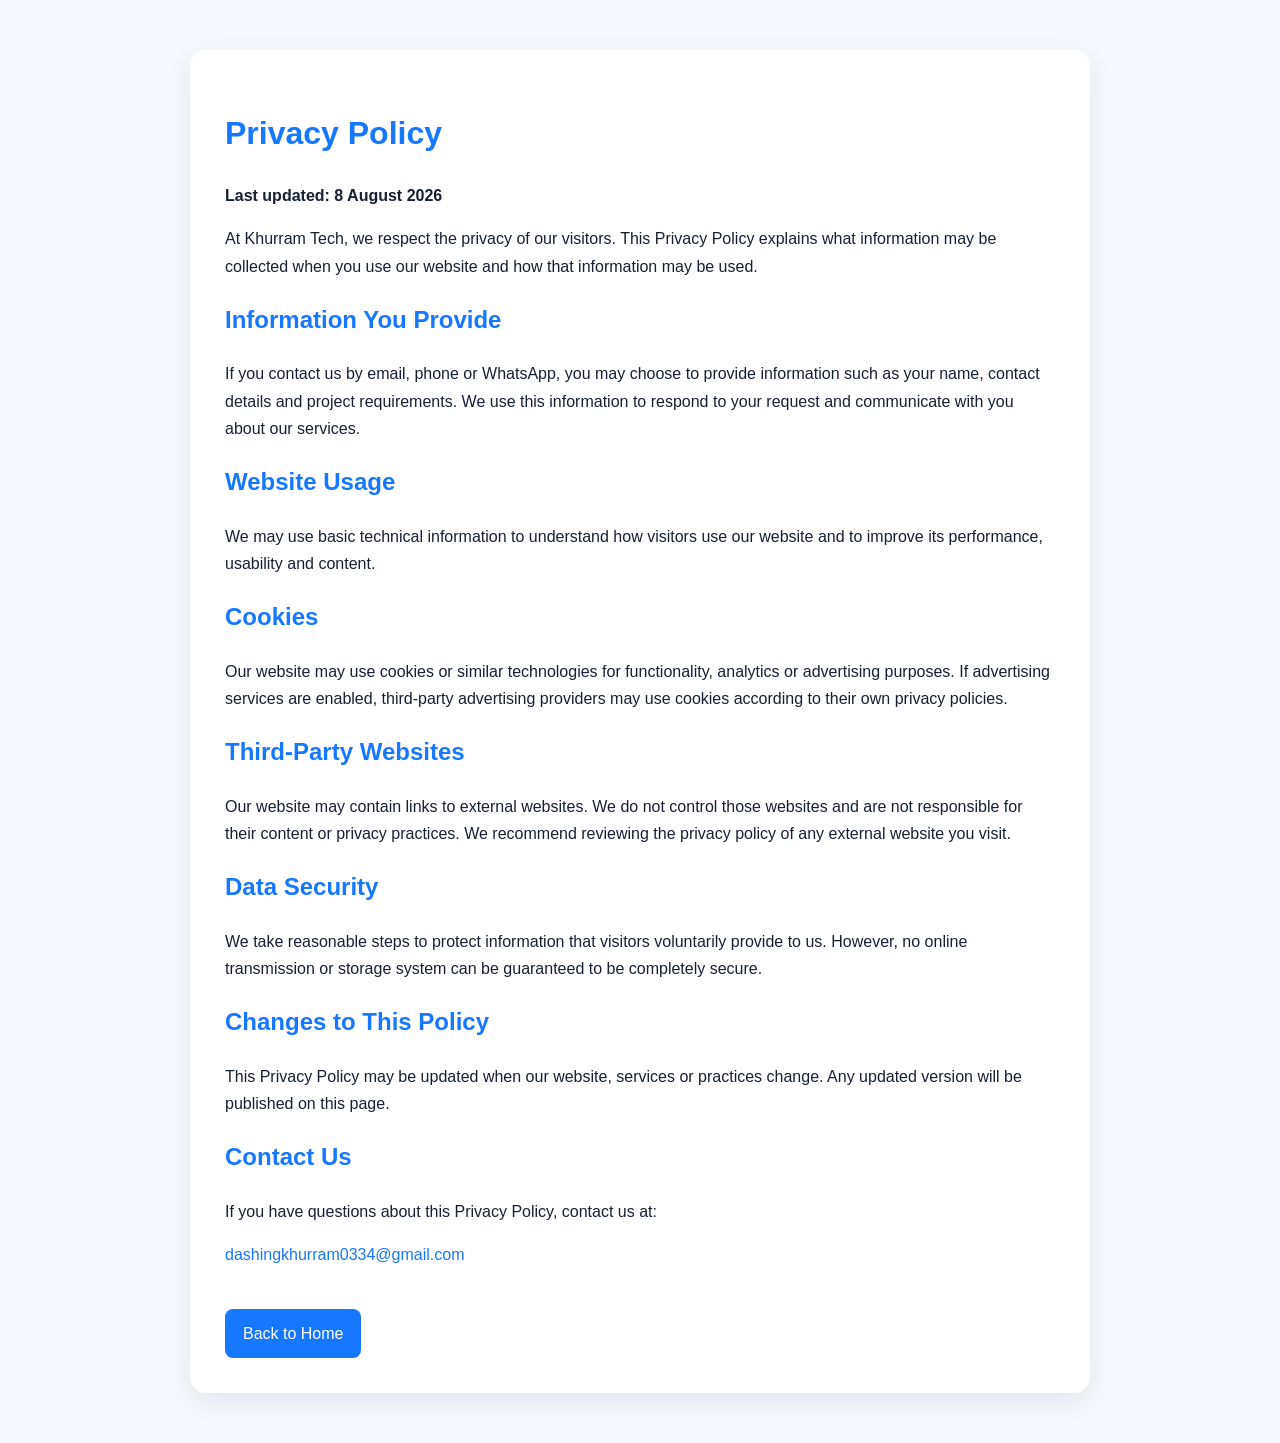
<file: privacy-policy.html>
<!DOCTYPE html>
<html lang="en">
<head>
<meta charset="UTF-8">
<meta name="viewport" content="width=device-width, initial-scale=1.0">

<title>Privacy Policy | Khurram Tech</title>

<meta name="description" content="Privacy Policy for Khurram Tech website.">

<style>
body{
    font-family:Arial,sans-serif;
    margin:0;
    background:#f5f8fc;
    color:#172033;
    line-height:1.7;
}
.container{
    max-width:900px;
    width:92%;
    margin:50px auto;
}
.box{
    background:#fff;
    padding:35px;
    border-radius:16px;
    box-shadow:0 8px 25px rgba(20,40,80,.08);
}
h1,h2{color:#1677ff;}
a{
    color:#1677ff;
    text-decoration:none;
}
.back{
    display:inline-block;
    margin-top:25px;
    padding:11px 18px;
    background:#1677ff;
    color:#fff;
    border-radius:8px;
}
</style>
</head>

<body>

<div class="container">
<div class="box">

<h1>Privacy Policy</h1>

<p><strong>Last updated: 8 August 2026</strong></p>

<p>
At Khurram Tech, we respect the privacy of our visitors. This Privacy Policy explains what information may be collected when you use our website and how that information may be used.
</p>

<h2>Information You Provide</h2>

<p>
If you contact us by email, phone or WhatsApp, you may choose to provide information such as your name, contact details and project requirements. We use this information to respond to your request and communicate with you about our services.
</p>

<h2>Website Usage</h2>

<p>
We may use basic technical information to understand how visitors use our website and to improve its performance, usability and content.
</p>

<h2>Cookies</h2>

<p>
Our website may use cookies or similar technologies for functionality, analytics or advertising purposes. If advertising services are enabled, third-party advertising providers may use cookies according to their own privacy policies.
</p>

<h2>Third-Party Websites</h2>

<p>
Our website may contain links to external websites. We do not control those websites and are not responsible for their content or privacy practices. We recommend reviewing the privacy policy of any external website you visit.
</p>

<h2>Data Security</h2>

<p>
We take reasonable steps to protect information that visitors voluntarily provide to us. However, no online transmission or storage system can be guaranteed to be completely secure.
</p>

<h2>Changes to This Policy</h2>

<p>
This Privacy Policy may be updated when our website, services or practices change. Any updated version will be published on this page.
</p>

<h2>Contact Us</h2>

<p>
If you have questions about this Privacy Policy, contact us at:
</p>

<p>
<a href="mailto:dashingkhurram0334@gmail.com">
dashingkhurram0334@gmail.com
</a>
</p>

<a class="back" href="index.html">Back to Home</a>

</div>
</div>

</body>
</html>
</file>
<file: style.css>
*{
    margin:0;
    padding:0;
    box-sizing:border-box;
}

html{
    scroll-behavior:smooth;
}

body{
    font-family:Arial, sans-serif;
    color:#eaf3ff;
    background:
        radial-gradient(circle at 15% 15%, rgba(20,120,255,.18) 0 1px, transparent 2px),
        radial-gradient(circle at 80% 25%, rgba(70,180,255,.15) 0 1px, transparent 2px),
        radial-gradient(circle at 55% 75%, rgba(20,120,255,.12) 0 1px, transparent 2px),
        linear-gradient(135deg,#030816,#07152b 48%,#02050d);
    background-size:180px 180px,240px 240px,210px 210px,100% 100%;
    line-height:1.6;
}

.container{
    width:90%;
    max-width:1150px;
    margin:auto;
}

/* HEADER */

.header{
    background:rgba(3,8,22,.88);
    padding:16px 0;
    backdrop-filter:blur(12px);
    border-bottom:1px solid rgba(77,170,255,.15);
    position:sticky;
    top:0;
    z-index:1000;
    box-shadow:0 2px 15px rgba(0,0,0,.06);
}

.nav-container{
    display:flex;
    align-items:center;
    justify-content:space-between;
}

.brand{
    display:flex;
    align-items:center;
    gap:10px;
    text-decoration:none;
    color:#eef7ff;
    font-size:22px;
    font-weight:bold;
}

.brand b{
    color:#0d6efd;
}

.logo-icon{
    width:46px;
    height:46px;
    display:flex;
    align-items:center;
    justify-content:center;
    background:linear-gradient(135deg,#0d6efd,#19a7ff);
    color:#fff;
    border-radius:14px;
    font-size:21px;
    box-shadow:0 0 22px rgba(13,110,253,.42);
}

nav{
    display:flex;
    gap:25px;
}

nav a{
    color:#dcecff;
    text-decoration:none;
    font-weight:600;
}

nav a:hover{
    color:#0d6efd;
}

/* HERO */

.hero{
    min-height:600px;
    display:flex;
    align-items:center;
    text-align:center;
    position:relative;
    overflow:hidden;
    background:
        radial-gradient(circle at 18% 35%, rgba(0,140,255,.20), transparent 28%),
        radial-gradient(circle at 82% 60%, rgba(0,92,255,.16), transparent 30%),
        linear-gradient(135deg,#020712,#071a35 52%,#02050c);
}

.hero-content{
    max-width:850px;
}

.hero-badge{
    display:inline-block;
    padding:8px 16px;
    background:rgba(13,110,253,.12);
    color:#69c7ff;
    border:1px solid rgba(77,180,255,.25);
    box-shadow:0 0 25px rgba(13,110,253,.12);
    border-radius:30px;
    font-weight:bold;
    margin-bottom:20px;
}

.hero h1{
    font-size:52px;
    line-height:1.15;
    margin-bottom:22px;
}

.hero h1 span{
    color:#0d6efd;
}

.hero p{
    max-width:700px;
    margin:auto;
    color:#b8c9dc;
    font-size:19px;
}

.hero-buttons{
    margin-top:32px;
    display:flex;
    justify-content:center;
    gap:15px;
}

.btn{
    display:inline-block;
    padding:13px 28px;
    border-radius:8px;
    text-decoration:none;
    font-weight:bold;
    transition:.3s;
}

.primary-btn{
    background:linear-gradient(135deg,#0868ff,#12a5ff);
    color:#fff;
}

.primary-btn:hover{
    background:#0957c7;
    transform:translateY(-2px);
}

.secondary-btn{
    background:rgba(255,255,255,.04);
    color:#69c7ff;
    border:2px solid #168cff;
}

.secondary-btn:hover{
    background:linear-gradient(135deg,#0868ff,#12a5ff);
    color:#fff;
}

/* SECTIONS */

.section{
    padding:90px 0;
}

.section-heading{
    text-align:center;
    margin-bottom:45px;
}

.section-heading span{
    color:#0d6efd;
    font-size:13px;
    font-weight:bold;
    letter-spacing:2px;
}

.section-heading h2{
    font-size:38px;
    margin:8px 0;
}

.section-heading p{
    color:#a9bdd3;
}

/* SERVICES */

.services-grid{
    display:grid;
    grid-template-columns:repeat(3,1fr);
    gap:25px;
}

.service-card{
    background:rgba(8,20,40,.78);
    padding:30px;
    border:1px solid rgba(77,170,255,.13);
    color:#eaf3ff;
    border-radius:15px;
    box-shadow:0 5px 25px rgba(0,0,0,.06);
    transition:.3s;
}

.service-card:hover{
    transform:translateY(-7px);
    box-shadow:0 12px 30px rgba(13,110,253,.12);
}

.service-icon{
    font-size:35px;
    margin-bottom:15px;
}

.service-card h3{
    margin-bottom:10px;
}

.service-card p{
    color:#a9bdd3;
}

/* CONTACT */

.contact-section{
    padding:80px 20px;
    text-align:center;
    background:linear-gradient(135deg,#0868ff,#12a5ff);
    color:#fff;
}

.contact-section h2{
    font-size:36px;
    margin-bottom:10px;
}

.contact-section p{
    margin-bottom:25px;
}

.contact-section .primary-btn{
    background:#fff;
    color:#0d6efd;
}

/* FOOTER */

footer{
    background:#01040a;
    color:#fff;
    text-align:center;
    padding:25px;
}

/* MOBILE */

@media(max-width:768px){

    .nav-container{
        flex-direction:column;
        gap:15px;
    }

    nav{
        gap:14px;
        flex-wrap:wrap;
        justify-content:center;
    }

    .hero{
        min-height:520px;
    }

    .hero h1{
        font-size:36px;
    }

    .hero p{
        font-size:17px;
    }

    .hero-buttons{
        flex-direction:column;
        align-items:center;
    }

    .services-grid{
        grid-template-columns:1fr;
    }

    .section-heading h2{
        font-size:32px;
    }
}

/* ORIGINAL CSS-ONLY TECH BACKGROUND */
.hero::before,
.hero::after{
    content:"";
    position:absolute;
    inset:-20%;
    pointer-events:none;
}
.hero::before{
    background:
      linear-gradient(115deg, transparent 49.7%, rgba(65,170,255,.08) 50%, transparent 50.3%),
      linear-gradient(25deg, transparent 49.7%, rgba(65,170,255,.06) 50%, transparent 50.3%);
    background-size:180px 180px,220px 220px;
    transform:rotate(-8deg);
}
.hero::after{
    background:
      radial-gradient(circle at 20% 25%, #69c7ff 0 1px, transparent 2px),
      radial-gradient(circle at 70% 65%, #168cff 0 1px, transparent 2px),
      radial-gradient(circle at 88% 20%, #69c7ff 0 1px, transparent 2px);
    background-size:260px 260px,320px 320px,210px 210px;
    opacity:.55;
}
.hero-content{
    position:relative;
    z-index:2;
}
.section{
    background:rgba(2,8,18,.72);
}
.contact-section{
    background:linear-gradient(135deg,#064fc7,#087fe0);
}
</file>
